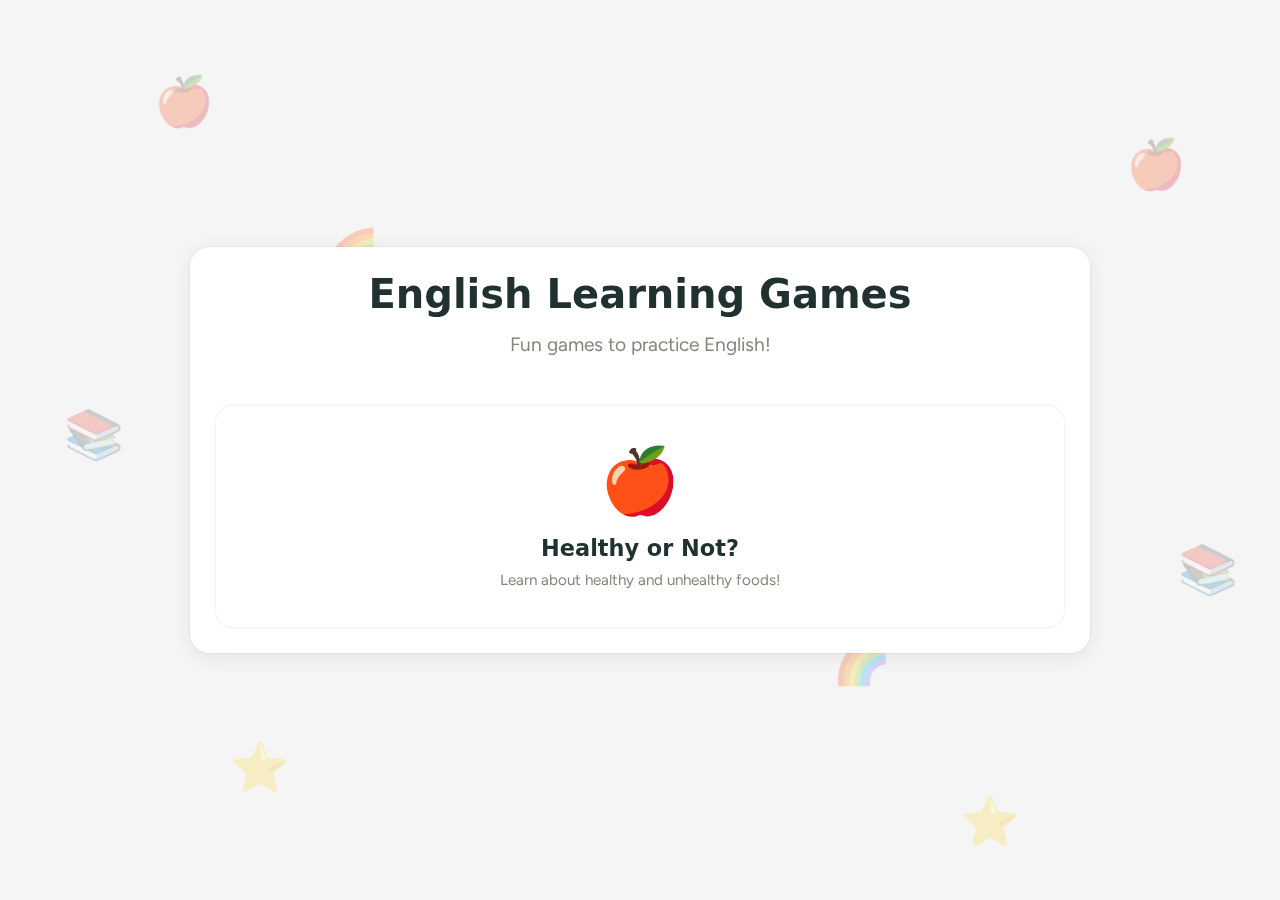
<file: index.html>
<!DOCTYPE html>
<html lang="en">
<head>
    <meta charset="UTF-8">
    <meta name="viewport" content="width=device-width, initial-scale=1.0">
    <title>English Learning Games</title>

    <link rel="preconnect" href="https://fonts.googleapis.com">
    <link rel="preconnect" href="https://fonts.gstatic.com" crossorigin>
    <link href="https://fonts.googleapis.com/css2?family=Figtree:wght@400;500;600&display=swap" rel="stylesheet">
    <link rel="stylesheet" href="shared/styles.css">
    <style>
        .hero-section {
            text-align: center;
            margin-bottom: var(--space-xl);
        }

        .hero-title {
            font-family: 'Stolzl', ui-sans-serif, system-ui, sans-serif;
            font-size: 2.5em;
            color: var(--color-brand-dark);
            margin-bottom: var(--space-sm);
            font-weight: 600;
        }

        .hero-subtitle {
            font-size: 1.2em;
            color: var(--color-neutral-700);
            font-weight: 400;
        }

        .games-grid {
            display: grid;
            grid-template-columns: repeat(auto-fit, minmax(280px, 1fr));
            gap: var(--space-md);
            margin-top: var(--space-lg);
        }

        .game-card {
            background: white;
            border: 2px solid var(--color-neutral-100);
            border-radius: var(--radius-md);
            padding: var(--space-lg);
            text-decoration: none;
            color: inherit;
            transition: all var(--transition);
            display: flex;
            flex-direction: column;
            align-items: center;
            text-align: center;
        }

        .game-card:hover {
            border-color: var(--color-brand-primary);
            transform: translateY(-5px);
            box-shadow: 0 12px 32px rgba(0, 0, 0, 0.12);
        }

        .game-icon {
            font-size: 4em;
            margin-bottom: var(--space-sm);
        }

        .game-title {
            font-size: 1.4em;
            font-weight: 600;
            color: var(--color-brand-dark);
            margin-bottom: var(--space-xs);
            font-family: 'Stolzl', ui-sans-serif, system-ui, sans-serif;
        }

        .game-description {
            font-size: 0.95em;
            color: var(--color-neutral-700);
            line-height: 1.5;
        }

        @media (max-width: 768px) {
            .hero-title {
                font-size: 1.8em;
            }

            .hero-subtitle {
                font-size: 1em;
            }

            .games-grid {
                grid-template-columns: 1fr;
            }

            .game-icon {
                font-size: 3em;
            }

            .game-title {
                font-size: 1.2em;
            }
        }
    </style>
</head>
<body>
    <!-- Background Animation -->
    <div class="background-animation" id="background-animation"></div>

    <!-- Main Container -->
    <div class="main-container">
        <!-- Game Container -->
        <div class="game-container">
            <div class="hero-section">
                <h1 class="hero-title">English Learning Games</h1>
                <p class="hero-subtitle">Fun games to practice English!</p>
            </div>

            <!-- Games Grid -->
            <div class="games-grid">
                <a href="healthy/" class="game-card">
                    <div class="game-icon">🍎</div>
                    <div class="game-title">Healthy or Not?</div>
                    <div class="game-description">Learn about healthy and unhealthy foods!</div>
                </a>

                <!-- More games can be added here -->
            </div>
        </div>
    </div>

    <script src="shared/components.js"></script>
</body>
</html>
</file>
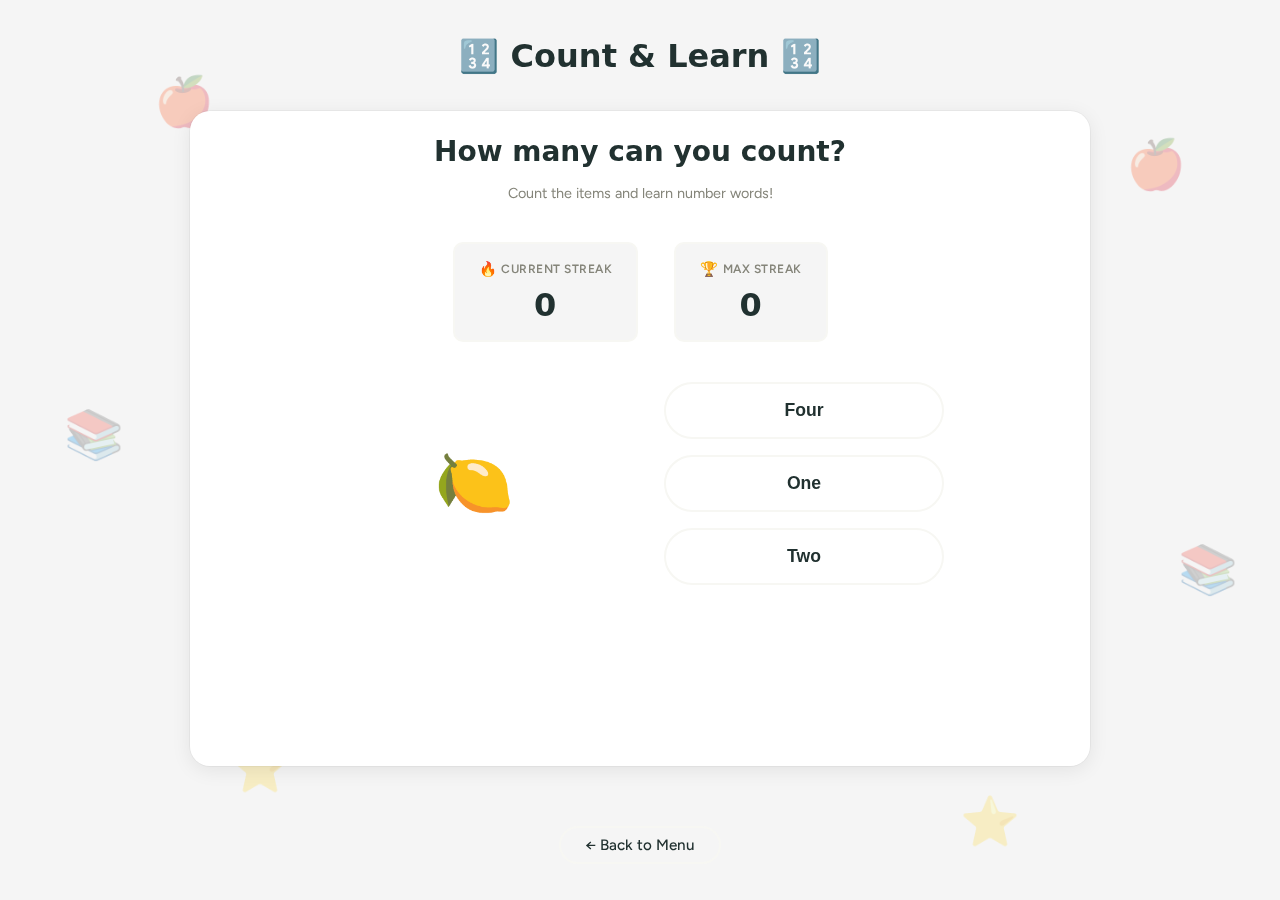
<file: counting/index.html>
<!DOCTYPE html>
<html lang="en">
<head>
    <meta charset="UTF-8">
    <meta name="viewport" content="width=device-width, initial-scale=1.0">
    <title>Count & Learn</title>

    <link rel="preconnect" href="https://fonts.googleapis.com">
    <link rel="preconnect" href="https://fonts.gstatic.com" crossorigin>
    <link href="https://fonts.googleapis.com/css2?family=Figtree:wght@400;500;600&display=swap" rel="stylesheet">
    <link rel="stylesheet" href="../shared/styles.css">
    <link rel="stylesheet" href="counting.css">
</head>
<body>
    <!-- Background Animation -->
    <div class="background-animation" id="background-animation"></div>

    <!-- Main Container -->
    <div class="main-container">
        <!-- Logo -->
        <div class="logo-container">
            <h1 class="game-logo">🔢 Count & Learn 🔢</h1>
        </div>

        <!-- Game Card -->
        <div class="game-container">
            <div class="header">
                <h1>How many can you count?</h1>
                <p class="subtitle">Count the items and learn number words!</p>
            </div>

            <div id="score-container"></div>

            <div id="game-play">
                <div class="guess-layout">
                    <div class="single-card count-card" id="count-card">
                        <div class="count-display" id="count-display">🍎🍎🍎</div>
                    </div>

                    <div class="answer-options" id="answer-options">
                        <!-- Answer pills will be dynamically inserted here -->
                    </div>
                </div>

                <div class="feedback">
                    <div class="feedback-message" id="feedback"></div>
                </div>

                <button class="next-button" id="next-button" onclick="nextRound()"><span>Next Round →</span></button>
            </div>
        </div>

        <a href="../index.html" class="back-link">← Back to Menu</a>
    </div>

    <script src="../shared/components.js"></script>
    <script>
        const items = [
            { emoji: '🍎', name: 'apples' },
            { emoji: '⭐', name: 'stars' },
            { emoji: '🎈', name: 'balloons' },
            { emoji: '🌸', name: 'flowers' },
            { emoji: '🍪', name: 'cookies' },
            { emoji: '❤️', name: 'hearts' },
            { emoji: '🐝', name: 'bees' },
            { emoji: '🦋', name: 'butterflies' },
            { emoji: '🌼', name: 'flowers' },
            { emoji: '🍓', name: 'strawberries' },
            { emoji: '🎁', name: 'gifts' },
            { emoji: '🌟', name: 'stars' },
            { emoji: '🐠', name: 'fish' },
            { emoji: '🍋', name: 'lemons' },
            { emoji: '🎨', name: 'paint sets' }
        ];

        const numberWords = ['zero', 'one', 'two', 'three', 'four', 'five', 'six', 'seven', 'eight', 'nine', 'ten'];

        let currentItem = null;
        let currentCount = 0;
        let streak = 0;
        let maxStreak = 0;
        let autoAdvanceTimer = null;

        const correctMessages = [
            "⭐ Perfect counting!",
            "🎉 Excellent! That's right!",
            "👏 Amazing job!",
            "🌟 Yes! You counted correctly!",
            "💚 Fantastic work!",
            "🎊 Brilliant counting!",
            "✨ Correct! You're so smart!",
            "🏆 Outstanding!",
            "💪 Well done!",
            "🎯 Spot on!"
        ];

        const incorrectMessages = [
            "💭 Let's count again! It's",
            "🤔 Good try! The answer is",
            "📚 Let's learn! There are",
            "💡 Almost! It's actually",
            "🌱 Nice effort! The correct count is",
            "🎓 Keep learning! It's",
            "🔍 Not this time! There are",
            "📖 Don't worry! The answer is",
            "🧠 Learning time! It's",
            "💫 Good guess! The correct answer is"
        ];

        function getRandomMessage(messages) {
            return messages[Math.floor(Math.random() * messages.length)];
        }

        function getRandomItem() {
            return items[Math.floor(Math.random() * items.length)];
        }

        function getWrongAnswers(correctNum) {
            const wrong = [];
            while (wrong.length < 2) {
                const num = Math.floor(Math.random() * 11);
                if (num !== correctNum && !wrong.includes(num)) {
                    wrong.push(num);
                }
            }
            return wrong;
        }

        function displayRound() {
            if (autoAdvanceTimer) {
                clearTimeout(autoAdvanceTimer);
                autoAdvanceTimer = null;
            }

            currentItem = getRandomItem();
            currentCount = Math.floor(Math.random() * 10) + 1; // 1 to 10 items

            // Display emojis
            const display = document.getElementById('count-display');
            display.textContent = currentItem.emoji.repeat(currentCount);

            // Create answer options
            const optionsContainer = document.getElementById('answer-options');
            optionsContainer.innerHTML = '';

            const wrongAnswers = getWrongAnswers(currentCount);
            const options = [numberWords[currentCount], ...wrongAnswers.map(n => numberWords[n])];
            options.sort(() => Math.random() - 0.5);

            options.forEach(option => {
                const pill = document.createElement('button');
                pill.className = 'answer-pill';
                pill.textContent = option.charAt(0).toUpperCase() + option.slice(1);
                pill.onclick = () => makeGuess(option);
                optionsContainer.appendChild(pill);
            });

            document.getElementById('count-card').classList.remove('correct', 'incorrect', 'disabled', 'fade-out', 'fade-in');
            const feedback = document.getElementById('feedback');
            feedback.classList.remove('show', 'correct', 'incorrect');
            const nextButton = document.getElementById('next-button');
            nextButton.classList.remove('show', 'auto-advance');
        }

        function makeGuess(selectedWord) {
            const pills = document.querySelectorAll('.answer-pill');
            const feedback = document.getElementById('feedback');
            const nextButton = document.getElementById('next-button');
            const countCard = document.getElementById('count-card');

            pills.forEach(pill => pill.classList.add('disabled'));

            const correctAnswer = numberWords[currentCount];
            const isCorrect = selectedWord === correctAnswer;

            if (isCorrect) {
                streak++;
                if (streak > maxStreak) maxStreak = streak;

                feedback.innerHTML = `
                    <div>${getRandomMessage(correctMessages)}</div>
                    <div style="margin-top: 0.5rem;">${currentCount} ${currentItem.name} = "${correctAnswer}"</div>
                `;
                feedback.classList.add('show', 'correct');
                countCard.classList.add('correct');

                pills.forEach(pill => {
                    if (pill.textContent === selectedWord) {
                        pill.classList.add('correct');
                    }
                });
            } else {
                streak = 0;

                feedback.innerHTML = `
                    <div>${getRandomMessage(incorrectMessages)} "${correctAnswer}"</div>
                    <div style="margin-top: 0.5rem;">${currentCount} ${currentItem.name} = "${correctAnswer}"</div>
                `;
                feedback.classList.add('show', 'incorrect');
                countCard.classList.add('incorrect');

                pills.forEach(pill => {
                    if (pill.textContent === selectedWord) {
                        pill.classList.add('incorrect');
                    } else if (pill.textContent === correctAnswer) {
                        pill.classList.add('correct');
                    }
                });
            }

            document.getElementById('streak').textContent = streak;
            document.getElementById('max-streak').textContent = maxStreak;

            nextButton.classList.add('show');
            setTimeout(() => nextButton.classList.add('auto-advance'), 10);
            autoAdvanceTimer = setTimeout(() => nextRound(), 3500);
        }

        function nextRound() {
            const guessLayout = document.querySelector('.guess-layout');
            const feedback = document.getElementById('feedback');
            const nextButton = document.getElementById('next-button');

            guessLayout.classList.add('fade-out');
            feedback.classList.add('fade-out');
            nextButton.classList.add('fade-out');

            setTimeout(() => {
                feedback.classList.remove('fade-out');
                nextButton.classList.remove('fade-out');
                displayRound();

                setTimeout(() => {
                    guessLayout.classList.remove('fade-out');
                    guessLayout.classList.add('fade-in');
                    setTimeout(() => guessLayout.classList.remove('fade-in'), 400);
                }, 50);
            }, 300);
        }

        displayRound();
    </script>
</body>
</html>
</file>
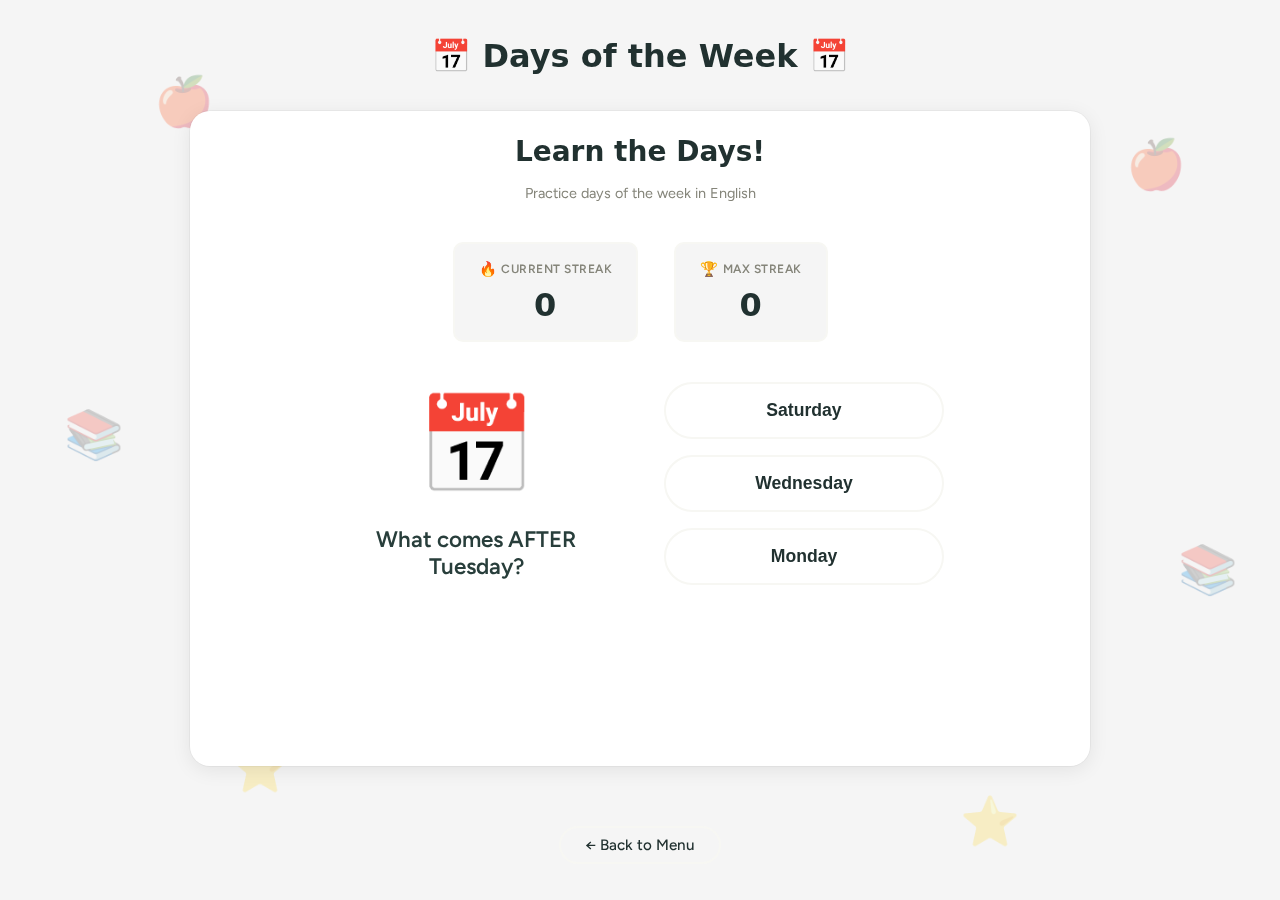
<file: days/index.html>
<!DOCTYPE html>
<html lang="en">
<head>
    <meta charset="UTF-8">
    <meta name="viewport" content="width=device-width, initial-scale=1.0">
    <title>Days of the Week</title>

    <link rel="preconnect" href="https://fonts.googleapis.com">
    <link rel="preconnect" href="https://fonts.gstatic.com" crossorigin>
    <link href="https://fonts.googleapis.com/css2?family=Figtree:wght@400;500;600&display=swap" rel="stylesheet">
    <link rel="stylesheet" href="../shared/styles.css">
    <link rel="stylesheet" href="days.css">
</head>
<body>
    <!-- Background Animation -->
    <div class="background-animation" id="background-animation"></div>

    <!-- Main Container -->
    <div class="main-container">
        <!-- Logo -->
        <div class="logo-container">
            <h1 class="game-logo">📅 Days of the Week 📅</h1>
        </div>

        <!-- Game Card -->
        <div class="game-container">
            <div class="header">
                <h1>Learn the Days!</h1>
                <p class="subtitle">Practice days of the week in English</p>
            </div>

            <div id="score-container"></div>

            <div id="game-play">
                <div class="guess-layout">
                    <div class="single-card day-card" id="day-card">
                        <div class="day-emoji" id="day-emoji">📅</div>
                        <div class="question-text" id="question-text">What comes after Monday?</div>
                    </div>

                    <div class="answer-options" id="answer-options">
                        <!-- Answer pills will be dynamically inserted here -->
                    </div>
                </div>

                <div class="feedback">
                    <div class="feedback-message" id="feedback"></div>
                </div>

                <button class="next-button" id="next-button" onclick="nextRound()"><span>Next Round →</span></button>
            </div>
        </div>

        <a href="../index.html" class="back-link">← Back to Menu</a>
    </div>

    <script src="../shared/components.js"></script>
    <script>
        const daysOfWeek = ['Monday', 'Tuesday', 'Wednesday', 'Thursday', 'Friday', 'Saturday', 'Sunday'];

        const dayEmojis = {
            'Monday': '💼',
            'Tuesday': '📝',
            'Wednesday': '🐫',
            'Thursday': '⚡',
            'Friday': '🎉',
            'Saturday': '🏖️',
            'Sunday': '😴'
        };

        const questionTypes = [
            { type: 'after', text: 'What comes AFTER {day}?' },
            { type: 'before', text: 'What comes BEFORE {day}?' },
            { type: 'order', text: 'Which day is {position}?' }
        ];

        let currentQuestion = null;
        let streak = 0;
        let maxStreak = 0;
        let autoAdvanceTimer = null;

        const correctMessages = [
            "⭐ Perfect! That's right!",
            "🎉 Excellent work!",
            "👏 Amazing! You got it!",
            "🌟 Yes! Great job!",
            "💚 Fantastic!",
            "🎊 Brilliant!",
            "✨ Correct!",
            "🏆 Outstanding!",
            "💪 Well done!",
            "🎯 Spot on!"
        ];

        const incorrectMessages = [
            "💭 Not quite! The answer is",
            "🤔 Good try! It's actually",
            "📚 Let's learn! The correct answer is",
            "💡 Almost! It's",
            "🌱 Nice effort! The answer is",
            "🎓 Keep learning! It's",
            "🔍 Not this time! The correct answer is",
            "📖 Don't worry! It's",
            "🧠 Learning time! The answer is",
            "💫 Good guess! It's actually"
        ];

        function getRandomMessage(messages) {
            return messages[Math.floor(Math.random() * messages.length)];
        }

        function generateQuestion() {
            const questionType = questionTypes[Math.floor(Math.random() * questionTypes.length)];
            let correctAnswer, dayIndex, questionText;

            if (questionType.type === 'after') {
                dayIndex = Math.floor(Math.random() * 6); // 0-5 (not Sunday)
                const day = daysOfWeek[dayIndex];
                correctAnswer = daysOfWeek[dayIndex + 1];
                questionText = questionType.text.replace('{day}', day);
            } else if (questionType.type === 'before') {
                dayIndex = Math.floor(Math.random() * 6) + 1; // 1-6 (not Monday)
                const day = daysOfWeek[dayIndex];
                correctAnswer = daysOfWeek[dayIndex - 1];
                questionText = questionType.text.replace('{day}', day);
            } else { // order
                dayIndex = Math.floor(Math.random() * 7);
                correctAnswer = daysOfWeek[dayIndex];
                const positions = ['first', 'second', 'third', 'fourth', 'fifth', 'sixth', 'seventh'];
                questionText = questionType.text.replace('{position}', positions[dayIndex]);
            }

            return { questionText, correctAnswer, emoji: dayEmojis[correctAnswer] };
        }

        function getWrongDays(correct) {
            const wrong = [];
            while (wrong.length < 2) {
                const randomDay = daysOfWeek[Math.floor(Math.random() * daysOfWeek.length)];
                if (randomDay !== correct && !wrong.includes(randomDay)) {
                    wrong.push(randomDay);
                }
            }
            return wrong;
        }

        function displayRound() {
            if (autoAdvanceTimer) {
                clearTimeout(autoAdvanceTimer);
                autoAdvanceTimer = null;
            }

            currentQuestion = generateQuestion();

            document.getElementById('day-emoji').textContent = '📅';
            document.getElementById('question-text').textContent = currentQuestion.questionText;

            // Create answer options
            const optionsContainer = document.getElementById('answer-options');
            optionsContainer.innerHTML = '';

            const wrongDays = getWrongDays(currentQuestion.correctAnswer);
            const options = [currentQuestion.correctAnswer, ...wrongDays];
            options.sort(() => Math.random() - 0.5);

            options.forEach(option => {
                const pill = document.createElement('button');
                pill.className = 'answer-pill';
                pill.textContent = option;
                pill.onclick = () => makeGuess(option);
                optionsContainer.appendChild(pill);
            });

            document.getElementById('day-card').classList.remove('correct', 'incorrect', 'disabled', 'fade-out', 'fade-in');
            const feedback = document.getElementById('feedback');
            feedback.classList.remove('show', 'correct', 'incorrect');
            const nextButton = document.getElementById('next-button');
            nextButton.classList.remove('show', 'auto-advance');
        }

        function makeGuess(selectedDay) {
            const pills = document.querySelectorAll('.answer-pill');
            const feedback = document.getElementById('feedback');
            const nextButton = document.getElementById('next-button');
            const dayCard = document.getElementById('day-card');

            pills.forEach(pill => pill.classList.add('disabled'));

            const isCorrect = selectedDay === currentQuestion.correctAnswer;

            // Change emoji to the correct answer's emoji
            document.getElementById('day-emoji').textContent = currentQuestion.emoji;

            if (isCorrect) {
                streak++;
                if (streak > maxStreak) maxStreak = streak;

                const weekOrder = daysOfWeek.join(' → ');
                feedback.innerHTML = `
                    <div>${getRandomMessage(correctMessages)}</div>
                    <div style="margin-top: 0.5rem; font-size: 0.9em;">${weekOrder}</div>
                `;
                feedback.classList.add('show', 'correct');
                dayCard.classList.add('correct');

                pills.forEach(pill => {
                    if (pill.textContent === selectedDay) {
                        pill.classList.add('correct');
                    }
                });
            } else {
                streak = 0;

                const weekOrder = daysOfWeek.join(' → ');
                feedback.innerHTML = `
                    <div>${getRandomMessage(incorrectMessages)} "${currentQuestion.correctAnswer}"</div>
                    <div style="margin-top: 0.5rem; font-size: 0.9em;">${weekOrder}</div>
                `;
                feedback.classList.add('show', 'incorrect');
                dayCard.classList.add('incorrect');

                pills.forEach(pill => {
                    if (pill.textContent === selectedDay) {
                        pill.classList.add('incorrect');
                    } else if (pill.textContent === currentQuestion.correctAnswer) {
                        pill.classList.add('correct');
                    }
                });
            }

            document.getElementById('streak').textContent = streak;
            document.getElementById('max-streak').textContent = maxStreak;

            nextButton.classList.add('show');
            setTimeout(() => nextButton.classList.add('auto-advance'), 10);
            autoAdvanceTimer = setTimeout(() => nextRound(), 3500);
        }

        function nextRound() {
            const guessLayout = document.querySelector('.guess-layout');
            const feedback = document.getElementById('feedback');
            const nextButton = document.getElementById('next-button');

            guessLayout.classList.add('fade-out');
            feedback.classList.add('fade-out');
            nextButton.classList.add('fade-out');

            setTimeout(() => {
                feedback.classList.remove('fade-out');
                nextButton.classList.remove('fade-out');
                displayRound();

                setTimeout(() => {
                    guessLayout.classList.remove('fade-out');
                    guessLayout.classList.add('fade-in');
                    setTimeout(() => guessLayout.classList.remove('fade-in'), 400);
                }, 50);
            }, 300);
        }

        displayRound();
    </script>
</body>
</html>
</file>
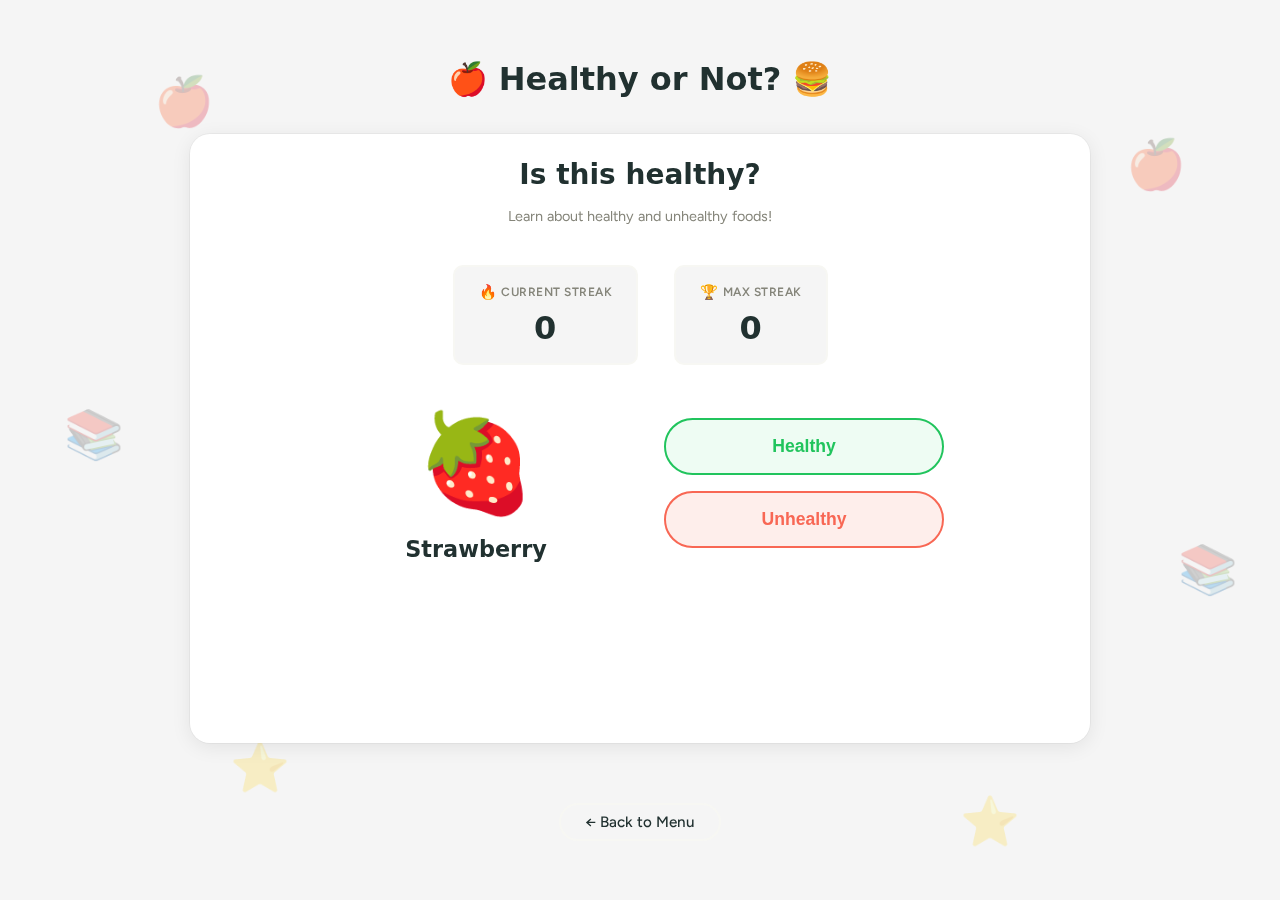
<file: healthy/index.html>
<!DOCTYPE html>
<html lang="en">
<head>
    <meta charset="UTF-8">
    <meta name="viewport" content="width=device-width, initial-scale=1.0">
    <title>Healthy or Not?</title>

    <link rel="preconnect" href="https://fonts.googleapis.com">
    <link rel="preconnect" href="https://fonts.gstatic.com" crossorigin>
    <link href="https://fonts.googleapis.com/css2?family=Figtree:wght@400;500;600&display=swap" rel="stylesheet">
    <link rel="stylesheet" href="../shared/styles.css">
    <link rel="stylesheet" href="healthy.css">
</head>
<body>
    <!-- Background Animation -->
    <div class="background-animation" id="background-animation"></div>

    <!-- Main Container with Logo + Card -->
    <div class="main-container">
        <!-- Logo -->
        <div class="logo-container">
            <h1 class="game-logo">🍎 Healthy or Not? 🍔</h1>
        </div>

        <!-- Game Card -->
        <div class="game-container">
            <div class="header">
                <h1>Is this healthy?</h1>
                <p class="subtitle">Learn about healthy and unhealthy foods!</p>
            </div>

            <div id="score-container"></div>

            <div id="game-play">
                <div class="guess-layout">
                    <div class="single-card food-card" id="food-card">
                        <div class="food-emoji" id="food-emoji">🍎</div>
                        <div class="food-name" id="food-name">Apple</div>
                    </div>

                    <div class="answer-options" id="answer-options">
                        <button class="answer-pill" onclick="makeGuess(true)">
                            Healthy
                        </button>
                        <button class="answer-pill" onclick="makeGuess(false)">
                            Unhealthy
                        </button>
                    </div>
                </div>

                <div class="feedback">
                    <div class="feedback-message" id="feedback"></div>
                </div>

                <button class="next-button" id="next-button" onclick="nextRound()"><span>Next Round →</span></button>
            </div>
        </div>

        <a href="../index.html" class="back-link">← Back to Menu</a>
    </div>

    <script src="../shared/components.js"></script>
    <script>
        // Food items with educational information
        const foodItems = [
            // Healthy foods
            { emoji: '🍎', name: 'Apple', healthy: true, info: 'Apples are full of vitamins and fiber!' },
            { emoji: '🥕', name: 'Carrot', healthy: true, info: 'Carrots help your eyes stay healthy!' },
            { emoji: '🥦', name: 'Broccoli', healthy: true, info: 'Broccoli makes your body strong!' },
            { emoji: '🍌', name: 'Banana', healthy: true, info: 'Bananas give you energy to play!' },
            { emoji: '🍓', name: 'Strawberry', healthy: true, info: 'Strawberries are sweet and healthy!' },
            { emoji: '🥬', name: 'Lettuce', healthy: true, info: 'Lettuce is great in salads!' },
            { emoji: '🍊', name: 'Orange', healthy: true, info: 'Oranges have lots of vitamin C!' },
            { emoji: '🍇', name: 'Grapes', healthy: true, info: 'Grapes are a tasty, healthy snack!' },
            { emoji: '🥒', name: 'Cucumber', healthy: true, info: 'Cucumbers are crunchy and refreshing!' },
            { emoji: '🍅', name: 'Tomato', healthy: true, info: 'Tomatoes are vegetables that look like fruit!' },
            { emoji: '🥗', name: 'Salad', healthy: true, info: 'Salads are full of healthy vegetables!' },
            { emoji: '🥛', name: 'Milk', healthy: true, info: 'Milk helps build strong bones!' },
            { emoji: '🥜', name: 'Peanuts', healthy: true, info: 'Peanuts have protein for strong muscles!' },
            { emoji: '🍑', name: 'Peach', healthy: true, info: 'Peaches are juicy and nutritious!' },
            { emoji: '🥥', name: 'Coconut', healthy: true, info: 'Coconuts have healthy fats!' },

            // Unhealthy foods
            { emoji: '🍔', name: 'Hamburger', healthy: false, info: 'Burgers are okay sometimes, but not every day!' },
            { emoji: '🍟', name: 'French Fries', healthy: false, info: 'Fries have lots of salt and oil!' },
            { emoji: '🍕', name: 'Pizza', healthy: false, info: 'Pizza is yummy but has lots of cheese and oil!' },
            { emoji: '🍩', name: 'Donut', healthy: false, info: 'Donuts have too much sugar!' },
            { emoji: '🍰', name: 'Cake', healthy: false, info: 'Cake is a special treat, not everyday food!' },
            { emoji: '🍪', name: 'Cookie', healthy: false, info: 'Cookies are sweet treats to enjoy rarely!' },
            { emoji: '🍫', name: 'Chocolate', healthy: false, info: 'Chocolate is delicious but full of sugar!' },
            { emoji: '🍬', name: 'Candy', healthy: false, info: 'Candy can hurt your teeth if you eat too much!' },
            { emoji: '🥤', name: 'Soda', healthy: false, info: 'Soda has way too much sugar!' },
            { emoji: '🍦', name: 'Ice Cream', healthy: false, info: 'Ice cream is a special treat!' },
            { emoji: '🌭', name: 'Hot Dog', healthy: false, info: 'Hot dogs have lots of salt!' },
            { emoji: '🧁', name: 'Cupcake', healthy: false, info: 'Cupcakes are party treats!' },
            { emoji: '🍭', name: 'Lollipop', healthy: false, info: 'Lollipops are pure sugar!' },
            { emoji: '🥨', name: 'Pretzel', healthy: false, info: 'Pretzels are very salty!' },
            { emoji: '🧃', name: 'Juice Box', healthy: false, info: 'Juice boxes often have added sugar!' }
        ];

        let currentFood = null;
        let streak = 0;
        let maxStreak = 0;
        let usedFoods = new Set();
        let autoAdvanceTimer = null;

        // Fun messages for different outcomes
        const correctMessages = [
            "⭐ Amazing! You're right!",
            "🎉 Perfect! Great job!",
            "👏 Excellent work!",
            "🌟 You got it!",
            "💚 Fantastic!",
            "🎊 Super smart!",
            "✨ Well done!",
            "🏆 You're a health expert!",
            "💪 Great choice!",
            "🎯 Spot on!"
        ];

        const incorrectMessages = [
            "💭 Oops! Let's learn:",
            "🤔 Not quite! Here's why:",
            "📚 Let's discover:",
            "💡 Good try! Now you know:",
            "🌱 That's okay! Learn this:",
            "🎓 Nice effort! Remember:",
            "🔍 Almost! Here's the truth:",
            "📖 Don't worry! Now you know:",
            "🧠 Learning time:",
            "💫 Great guess! Actually:"
        ];

        function getRandomMessage(messages) {
            const randomIndex = Math.floor(Math.random() * messages.length);
            return messages[randomIndex];
        }

        function getRandomFood() {
            if (foodItems.length === 0) {
                console.error("No food items available");
                return null;
            }

            let attempts = 0;
            const maxAttempts = 100;

            while (attempts < maxAttempts) {
                const randomIndex = Math.floor(Math.random() * foodItems.length);
                const food = foodItems[randomIndex];

                if (!usedFoods.has(food.name)) {
                    usedFoods.add(food.name);
                    return food;
                }
                attempts++;
            }

            // If we've seen all foods, reset and return a new food
            usedFoods.clear();
            const randomIndex = Math.floor(Math.random() * foodItems.length);
            return foodItems[randomIndex];
        }

        function displayRound() {
            // Clear any existing auto-advance timer
            if (autoAdvanceTimer) {
                clearTimeout(autoAdvanceTimer);
                autoAdvanceTimer = null;
            }

            currentFood = getRandomFood();

            // Display food
            document.getElementById('food-emoji').textContent = currentFood.emoji;
            document.getElementById('food-name').textContent = currentFood.name;

            // Reset states
            document.getElementById('food-card').classList.remove('correct', 'incorrect', 'disabled', 'fade-out', 'fade-in');
            const pills = document.querySelectorAll('.answer-pill');
            pills.forEach(pill => {
                pill.classList.remove('disabled', 'correct', 'incorrect');
            });
            const feedback = document.getElementById('feedback');
            feedback.classList.remove('show', 'correct', 'incorrect');
            const nextButton = document.getElementById('next-button');
            nextButton.classList.remove('show', 'auto-advance');
        }

        function makeGuess(selectedHealthy) {
            const pills = document.querySelectorAll('.answer-pill');
            const feedback = document.getElementById('feedback');
            const nextButton = document.getElementById('next-button');
            const foodCard = document.getElementById('food-card');

            // Disable all pills
            pills.forEach(pill => pill.classList.add('disabled'));

            const isCorrect = selectedHealthy === currentFood.healthy;

            if (isCorrect) {
                streak++;
                if (streak > maxStreak) {
                    maxStreak = streak;
                }

                // Combine message and info
                feedback.innerHTML = `
                    <div>${getRandomMessage(correctMessages)}</div>
                    <div style="margin-top: 0.5rem;">${currentFood.info}</div>
                `;
                feedback.classList.add('show', 'correct');
                foodCard.classList.add('correct');

                // Highlight correct pill (get pills as array and check by index)
                const pillsArray = Array.from(pills);
                const selectedIndex = selectedHealthy ? 0 : 1;
                pillsArray[selectedIndex].classList.add('correct');
            } else {
                streak = 0;

                // Combine message and info
                feedback.innerHTML = `
                    <div>${getRandomMessage(incorrectMessages)}</div>
                    <div style="margin-top: 0.5rem;">${currentFood.info}</div>
                `;
                feedback.classList.add('show', 'incorrect');
                foodCard.classList.add('incorrect');

                // Highlight correct and incorrect pills
                const pillsArray = Array.from(pills);
                const selectedIndex = selectedHealthy ? 0 : 1;
                const correctIndex = currentFood.healthy ? 0 : 1;
                pillsArray[selectedIndex].classList.add('incorrect');
                pillsArray[correctIndex].classList.add('correct');
            }

            // Update score display
            document.getElementById('streak').textContent = streak;
            document.getElementById('max-streak').textContent = maxStreak;

            // Show next button with auto-advance
            nextButton.classList.add('show');

            // Start auto-advance timer and animation
            setTimeout(() => {
                nextButton.classList.add('auto-advance');
            }, 10);

            autoAdvanceTimer = setTimeout(() => {
                nextRound();
            }, 3500);
        }

        function nextRound() {
            // Fade out current content
            const guessLayout = document.querySelector('.guess-layout');
            const feedback = document.getElementById('feedback');
            const nextButton = document.getElementById('next-button');

            guessLayout.classList.add('fade-out');
            feedback.classList.add('fade-out');
            nextButton.classList.add('fade-out');

            // Wait for fade out animation, then load new round
            setTimeout(() => {
                // Remove fade-out classes
                feedback.classList.remove('fade-out');
                nextButton.classList.remove('fade-out');

                displayRound();

                // Fade in new content
                setTimeout(() => {
                    guessLayout.classList.remove('fade-out');
                    guessLayout.classList.add('fade-in');

                    // Remove animation class after animation completes
                    setTimeout(() => {
                        guessLayout.classList.remove('fade-in');
                    }, 400);
                }, 50);
            }, 300);
        }

        // Initialize game
        displayRound();
    </script>
</body>
</html>
</file>
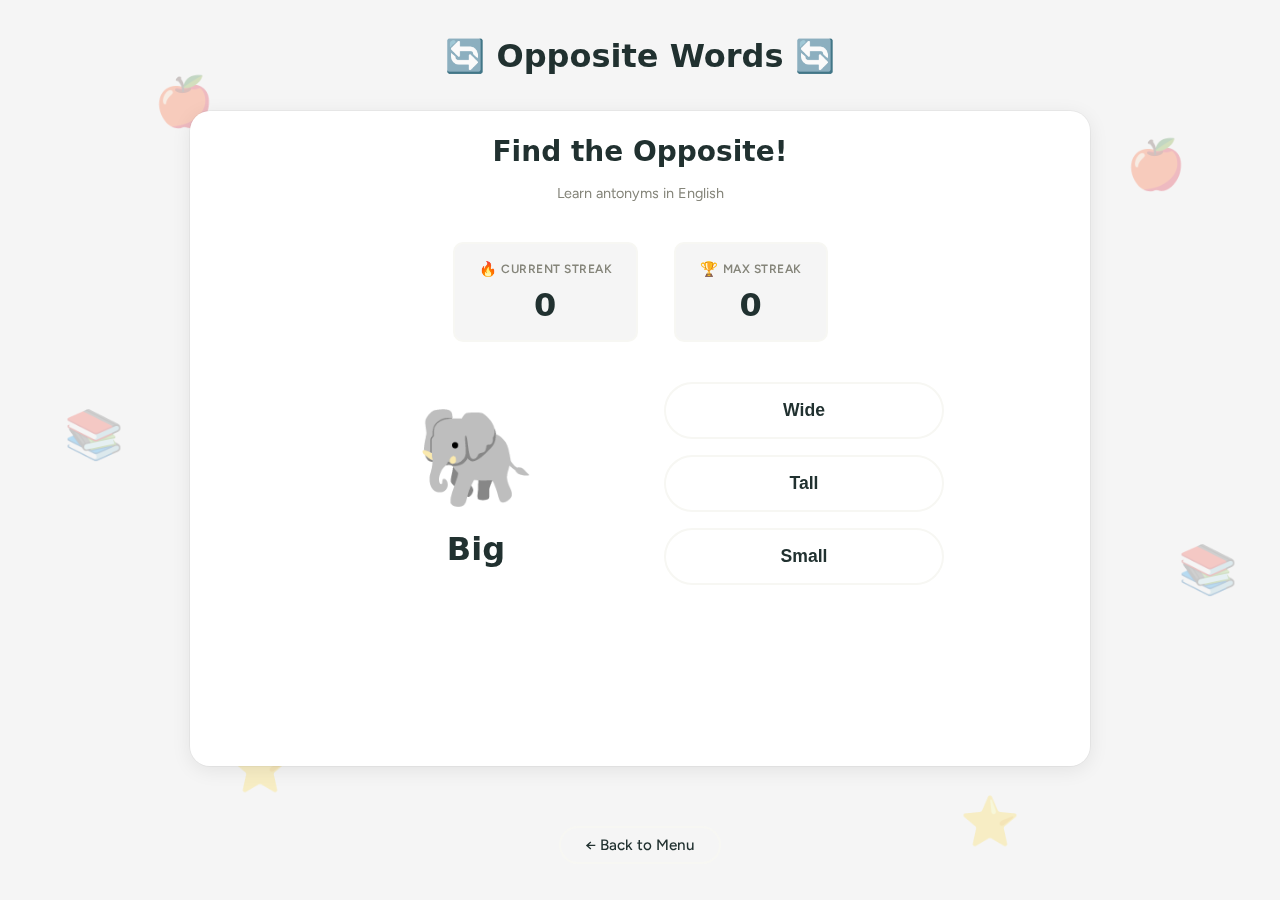
<file: opposites/index.html>
<!DOCTYPE html>
<html lang="en">
<head>
    <meta charset="UTF-8">
    <meta name="viewport" content="width=device-width, initial-scale=1.0">
    <title>Opposite Words</title>

    <link rel="preconnect" href="https://fonts.googleapis.com">
    <link rel="preconnect" href="https://fonts.gstatic.com" crossorigin>
    <link href="https://fonts.googleapis.com/css2?family=Figtree:wght@400;500;600&display=swap" rel="stylesheet">
    <link rel="stylesheet" href="../shared/styles.css">
    <link rel="stylesheet" href="opposites.css">
</head>
<body>
    <!-- Background Animation -->
    <div class="background-animation" id="background-animation"></div>

    <!-- Main Container -->
    <div class="main-container">
        <!-- Logo -->
        <div class="logo-container">
            <h1 class="game-logo">🔄 Opposite Words 🔄</h1>
        </div>

        <!-- Game Card -->
        <div class="game-container">
            <div class="header">
                <h1>Find the Opposite!</h1>
                <p class="subtitle">Learn antonyms in English</p>
            </div>

            <div id="score-container"></div>

            <div id="game-play">
                <div class="guess-layout">
                    <div class="single-card word-card" id="word-card">
                        <div class="word-emoji" id="word-emoji">😊</div>
                        <div class="word-text" id="word-text">Happy</div>
                    </div>

                    <div class="answer-options" id="answer-options">
                        <!-- Answer pills will be dynamically inserted here -->
                    </div>
                </div>

                <div class="feedback">
                    <div class="feedback-message" id="feedback"></div>
                </div>

                <button class="next-button" id="next-button" onclick="nextRound()"><span>Next Round →</span></button>
            </div>
        </div>

        <a href="../index.html" class="back-link">← Back to Menu</a>
    </div>

    <script src="../shared/components.js"></script>
    <script>
        // Opposite word pairs with emojis
        const wordPairs = [
            { word: 'Happy', emoji: '😊', opposite: 'Sad', oppositeEmoji: '😢', decoys: ['Angry', 'Excited'] },
            { word: 'Big', emoji: '🐘', opposite: 'Small', oppositeEmoji: '🐜', decoys: ['Tall', 'Wide'] },
            { word: 'Hot', emoji: '🔥', opposite: 'Cold', oppositeEmoji: '❄️', decoys: ['Warm', 'Cool'] },
            { word: 'Fast', emoji: '🚀', opposite: 'Slow', oppositeEmoji: '🐌', decoys: ['Quick', 'Speedy'] },
            { word: 'Clean', emoji: '✨', opposite: 'Dirty', oppositeEmoji: '💩', decoys: ['Neat', 'Tidy'] },
            { word: 'Good', emoji: '👍', opposite: 'Bad', oppositeEmoji: '👎', decoys: ['Great', 'Nice'] },
            { word: 'Loud', emoji: '📢', opposite: 'Quiet', oppositeEmoji: '🤫', decoys: ['Noisy', 'Soft'] },
            { word: 'Old', emoji: '👴', opposite: 'Young', oppositeEmoji: '👶', decoys: ['Ancient', 'New'] },
            { word: 'Full', emoji: '🍺', opposite: 'Empty', oppositeEmoji: '🥛', decoys: ['Filled', 'Complete'] },
            { word: 'Light', emoji: '💡', opposite: 'Dark', oppositeEmoji: '🌑', decoys: ['Bright', 'Shiny'] },
            { word: 'Up', emoji: '⬆️', opposite: 'Down', oppositeEmoji: '⬇️', decoys: ['High', 'Top'] },
            { word: 'Open', emoji: '🚪', opposite: 'Closed', oppositeEmoji: '🔒', decoys: ['Wide', 'Unlocked'] },
            { word: 'Wet', emoji: '💦', opposite: 'Dry', oppositeEmoji: '🏜️', decoys: ['Damp', 'Soaked'] },
            { word: 'Strong', emoji: '💪', opposite: 'Weak', oppositeEmoji: '🤕', decoys: ['Powerful', 'Tough'] },
            { word: 'Day', emoji: '☀️', opposite: 'Night', oppositeEmoji: '🌙', decoys: ['Morning', 'Noon'] }
        ];

        let currentPair = null;
        let answerOptions = [];
        let streak = 0;
        let maxStreak = 0;
        let usedPairs = new Set();
        let autoAdvanceTimer = null;

        const correctMessages = [
            "⭐ Perfect! That's the opposite!",
            "🎉 Excellent! You got it!",
            "👏 Amazing! Well done!",
            "🌟 Yes! Great job!",
            "💚 Fantastic work!",
            "🎊 Brilliant! That's right!",
            "✨ Correct! Super smart!",
            "🏆 Outstanding! You're good at this!",
            "💪 Perfect match!",
            "🎯 Spot on!"
        ];

        const incorrectMessages = [
            "💭 Not quite! The opposite is",
            "🤔 Good try! The answer is",
            "📚 Let's learn! The opposite is",
            "💡 Almost! It's actually",
            "🌱 Nice effort! The correct answer is",
            "🎓 Keep learning! The opposite is",
            "🔍 Not this time! The answer is",
            "📖 Don't worry! The opposite is",
            "🧠 Learning time! It's",
            "💫 Good guess! The correct opposite is"
        ];

        function getRandomMessage(messages) {
            return messages[Math.floor(Math.random() * messages.length)];
        }

        function getRandomPair() {
            let attempts = 0;
            while (attempts < 100) {
                const randomIndex = Math.floor(Math.random() * wordPairs.length);
                const pair = wordPairs[randomIndex];
                if (!usedPairs.has(pair.word)) {
                    usedPairs.add(pair.word);
                    return pair;
                }
                attempts++;
            }
            usedPairs.clear();
            return wordPairs[Math.floor(Math.random() * wordPairs.length)];
        }

        function getAnswerOptions(correctPair) {
            const options = [correctPair.opposite, ...correctPair.decoys];
            return options.sort(() => Math.random() - 0.5);
        }

        function displayRound() {
            if (autoAdvanceTimer) {
                clearTimeout(autoAdvanceTimer);
                autoAdvanceTimer = null;
            }

            currentPair = getRandomPair();
            answerOptions = getAnswerOptions(currentPair);

            document.getElementById('word-emoji').textContent = currentPair.emoji;
            document.getElementById('word-text').textContent = currentPair.word;

            const optionsContainer = document.getElementById('answer-options');
            optionsContainer.innerHTML = '';

            answerOptions.forEach(option => {
                const pill = document.createElement('button');
                pill.className = 'answer-pill';
                pill.textContent = option;
                pill.onclick = () => makeGuess(option);
                optionsContainer.appendChild(pill);
            });

            document.getElementById('word-card').classList.remove('correct', 'incorrect', 'disabled', 'fade-out', 'fade-in');
            const feedback = document.getElementById('feedback');
            feedback.classList.remove('show', 'correct', 'incorrect');
            const nextButton = document.getElementById('next-button');
            nextButton.classList.remove('show', 'auto-advance');
        }

        function makeGuess(selectedWord) {
            const pills = document.querySelectorAll('.answer-pill');
            const feedback = document.getElementById('feedback');
            const nextButton = document.getElementById('next-button');
            const wordCard = document.getElementById('word-card');

            pills.forEach(pill => pill.classList.add('disabled'));

            const isCorrect = selectedWord === currentPair.opposite;

            if (isCorrect) {
                streak++;
                if (streak > maxStreak) maxStreak = streak;

                feedback.innerHTML = `
                    <div>${getRandomMessage(correctMessages)}</div>
                    <div style="margin-top: 0.5rem;">${currentPair.word} ↔️ ${currentPair.opposite}</div>
                `;
                feedback.classList.add('show', 'correct');
                wordCard.classList.add('correct');

                pills.forEach(pill => {
                    if (pill.textContent === selectedWord) {
                        pill.classList.add('correct');
                    }
                });
            } else {
                streak = 0;

                feedback.innerHTML = `
                    <div>${getRandomMessage(incorrectMessages)} "${currentPair.opposite}"</div>
                    <div style="margin-top: 0.5rem;">${currentPair.word} ↔️ ${currentPair.opposite}</div>
                `;
                feedback.classList.add('show', 'incorrect');
                wordCard.classList.add('incorrect');

                pills.forEach(pill => {
                    if (pill.textContent === selectedWord) {
                        pill.classList.add('incorrect');
                    } else if (pill.textContent === currentPair.opposite) {
                        pill.classList.add('correct');
                    }
                });
            }

            document.getElementById('streak').textContent = streak;
            document.getElementById('max-streak').textContent = maxStreak;

            nextButton.classList.add('show');
            setTimeout(() => nextButton.classList.add('auto-advance'), 10);
            autoAdvanceTimer = setTimeout(() => nextRound(), 3500);
        }

        function nextRound() {
            const guessLayout = document.querySelector('.guess-layout');
            const feedback = document.getElementById('feedback');
            const nextButton = document.getElementById('next-button');

            guessLayout.classList.add('fade-out');
            feedback.classList.add('fade-out');
            nextButton.classList.add('fade-out');

            setTimeout(() => {
                feedback.classList.remove('fade-out');
                nextButton.classList.remove('fade-out');
                displayRound();

                setTimeout(() => {
                    guessLayout.classList.remove('fade-out');
                    guessLayout.classList.add('fade-in');
                    setTimeout(() => guessLayout.classList.remove('fade-in'), 400);
                }, 50);
            }, 300);
        }

        displayRound();
    </script>
</body>
</html>
</file>
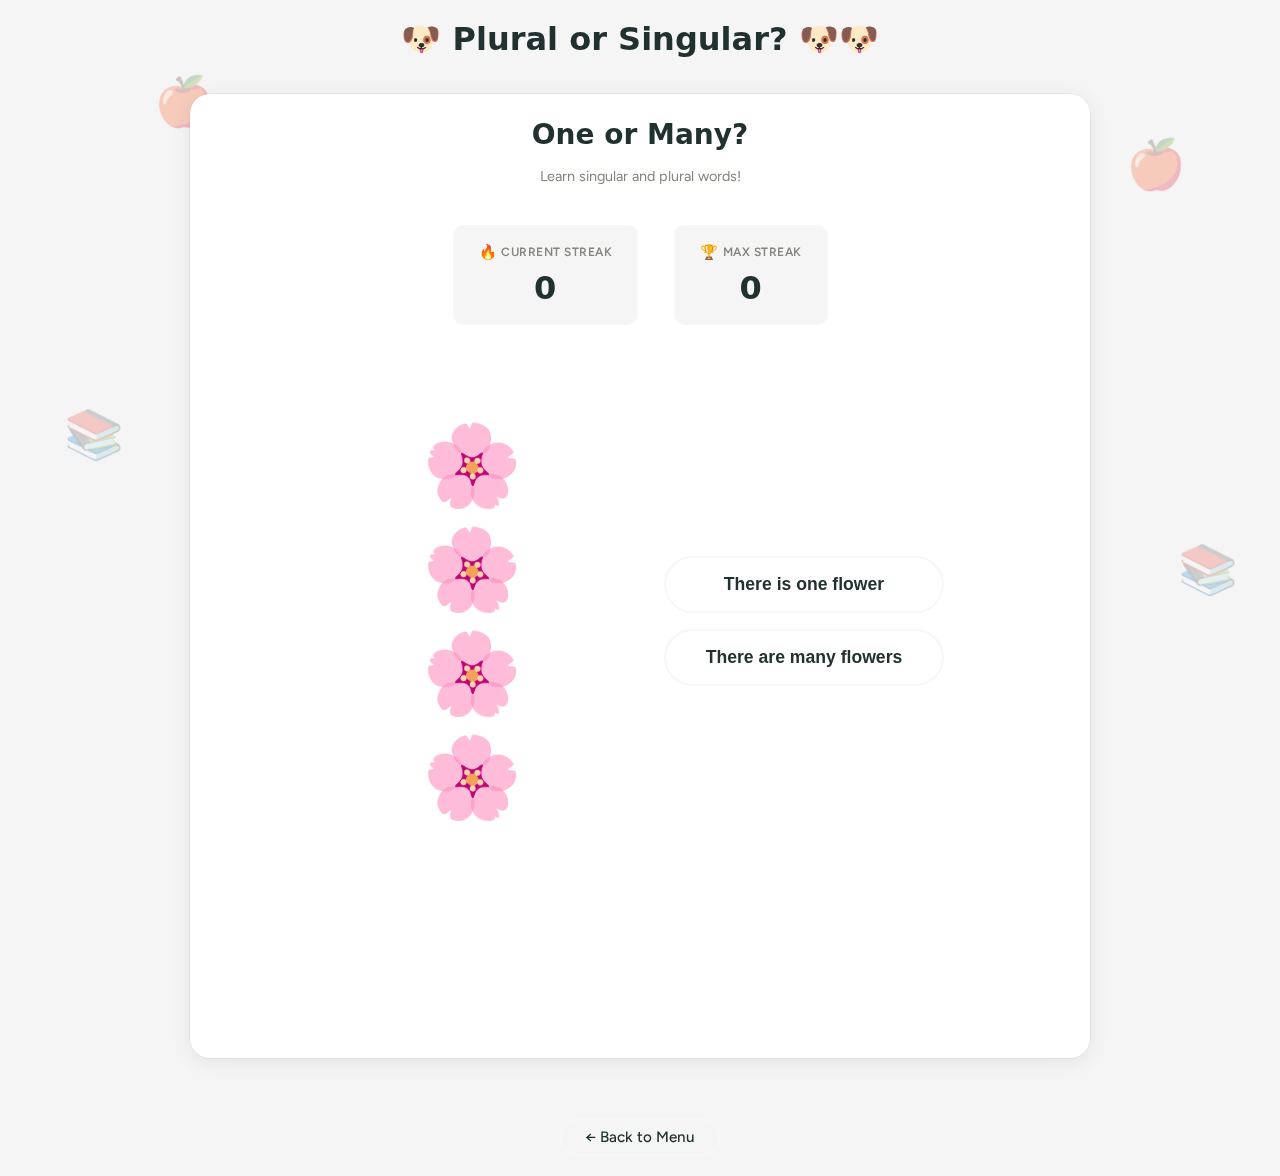
<file: plural/index.html>
<!DOCTYPE html>
<html lang="en">
<head>
    <meta charset="UTF-8">
    <meta name="viewport" content="width=device-width, initial-scale=1.0">
    <title>Plural or Singular?</title>

    <link rel="preconnect" href="https://fonts.googleapis.com">
    <link rel="preconnect" href="https://fonts.gstatic.com" crossorigin>
    <link href="https://fonts.googleapis.com/css2?family=Figtree:wght@400;500;600&display=swap" rel="stylesheet">
    <link rel="stylesheet" href="../shared/styles.css">
    <link rel="stylesheet" href="plural.css">
</head>
<body>
    <!-- Background Animation -->
    <div class="background-animation" id="background-animation"></div>

    <!-- Main Container -->
    <div class="main-container">
        <!-- Logo -->
        <div class="logo-container">
            <h1 class="game-logo">🐶 Plural or Singular? 🐶🐶</h1>
        </div>

        <!-- Game Card -->
        <div class="game-container">
            <div class="header">
                <h1>One or Many?</h1>
                <p class="subtitle">Learn singular and plural words!</p>
            </div>

            <div id="score-container"></div>

            <div id="game-play">
                <div class="guess-layout">
                    <div class="single-card item-card" id="item-card">
                        <div class="item-display" id="item-display">🐶</div>
                    </div>

                    <div class="answer-options" id="answer-options">
                        <!-- Answer pills will be dynamically inserted here -->
                    </div>
                </div>

                <div class="feedback">
                    <div class="feedback-message" id="feedback"></div>
                </div>

                <button class="next-button" id="next-button" onclick="nextRound()"><span>Next Round →</span></button>
            </div>
        </div>

        <a href="../index.html" class="back-link">← Back to Menu</a>
    </div>

    <script src="../shared/components.js"></script>
    <script>
        const items = [
            { singular: 'cat', plural: 'cats', emoji: '🐱' },
            { singular: 'dog', plural: 'dogs', emoji: '🐶' },
            { singular: 'bird', plural: 'birds', emoji: '🐦' },
            { singular: 'apple', plural: 'apples', emoji: '🍎' },
            { singular: 'star', plural: 'stars', emoji: '⭐' },
            { singular: 'book', plural: 'books', emoji: '📚' },
            { singular: 'car', plural: 'cars', emoji: '🚗' },
            { singular: 'flower', plural: 'flowers', emoji: '🌸' },
            { singular: 'tree', plural: 'trees', emoji: '🌳' },
            { singular: 'house', plural: 'houses', emoji: '🏠' },
            { singular: 'ball', plural: 'balls', emoji: '⚽' },
            { singular: 'fish', plural: 'fish', emoji: '🐟' },
            { singular: 'cookie', plural: 'cookies', emoji: '🍪' },
            { singular: 'balloon', plural: 'balloons', emoji: '🎈' },
            { singular: 'heart', plural: 'hearts', emoji: '❤️' }
        ];

        let currentItem = null;
        let currentCount = 1;
        let streak = 0;
        let maxStreak = 0;
        let usedItems = new Set();
        let autoAdvanceTimer = null;

        const correctMessages = [
            "⭐ Perfect! That's right!",
            "🎉 Excellent work!",
            "👏 Amazing! You got it!",
            "🌟 Yes! Great job!",
            "💚 Fantastic!",
            "🎊 Brilliant!",
            "✨ Correct! Super smart!",
            "🏆 Outstanding!",
            "💪 Well done!",
            "🎯 Spot on!"
        ];

        const incorrectMessages = [
            "💭 Not quite! The answer is",
            "🤔 Good try! It should be",
            "📚 Let's learn! The correct word is",
            "💡 Almost! The answer is",
            "🌱 Nice effort! It's",
            "🎓 Keep learning! It's",
            "🔍 Not this time! The answer is",
            "📖 Don't worry! It should be",
            "🧠 Learning time! The correct answer is",
            "💫 Good guess! It's actually"
        ];

        function getRandomMessage(messages) {
            return messages[Math.floor(Math.random() * messages.length)];
        }

        function getRandomItem() {
            let attempts = 0;
            while (attempts < 100) {
                const randomIndex = Math.floor(Math.random() * items.length);
                const item = items[randomIndex];
                if (!usedItems.has(item.singular)) {
                    usedItems.add(item.singular);
                    return item;
                }
                attempts++;
            }
            usedItems.clear();
            return items[Math.floor(Math.random() * items.length)];
        }

        function displayRound() {
            if (autoAdvanceTimer) {
                clearTimeout(autoAdvanceTimer);
                autoAdvanceTimer = null;
            }

            currentItem = getRandomItem();
            currentCount = Math.floor(Math.random() * 4) + 1; // 1 to 4 items

            // Display emojis
            const display = document.getElementById('item-display');
            display.textContent = currentItem.emoji.repeat(currentCount);

            // Create answer options
            const optionsContainer = document.getElementById('answer-options');
            optionsContainer.innerHTML = '';

            const isSingular = currentCount === 1;
            const correctAnswer = isSingular ? `there is one ${currentItem.singular}` : `there are many ${currentItem.plural}`;
            const wrongAnswer = isSingular ? `there are many ${currentItem.plural}` : `there is one ${currentItem.singular}`;

            const options = [correctAnswer, wrongAnswer].sort(() => Math.random() - 0.5);

            options.forEach(option => {
                const pill = document.createElement('button');
                pill.className = 'answer-pill';
                pill.textContent = option.charAt(0).toUpperCase() + option.slice(1);
                pill.onclick = () => makeGuess(option);
                optionsContainer.appendChild(pill);
            });

            document.getElementById('item-card').classList.remove('correct', 'incorrect', 'disabled', 'fade-out', 'fade-in');
            const feedback = document.getElementById('feedback');
            feedback.classList.remove('show', 'correct', 'incorrect');
            const nextButton = document.getElementById('next-button');
            nextButton.classList.remove('show', 'auto-advance');
        }

        function makeGuess(selectedWord) {
            const pills = document.querySelectorAll('.answer-pill');
            const feedback = document.getElementById('feedback');
            const nextButton = document.getElementById('next-button');
            const itemCard = document.getElementById('item-card');

            pills.forEach(pill => pill.classList.add('disabled'));

            const isSingular = currentCount === 1;
            const correctAnswer = isSingular ? `there is one ${currentItem.singular}` : `there are many ${currentItem.plural}`;
            const correctAnswerDisplay = correctAnswer.charAt(0).toUpperCase() + correctAnswer.slice(1);
            const isCorrect = selectedWord.toLowerCase() === correctAnswer;

            if (isCorrect) {
                streak++;
                if (streak > maxStreak) maxStreak = streak;

                const explanation = currentCount === 1
                    ? `1 item = singular (use "is")`
                    : `${currentCount} items = plural (use "are")`;

                feedback.innerHTML = `
                    <div>${getRandomMessage(correctMessages)}</div>
                    <div style="margin-top: 0.5rem;">${explanation}</div>
                `;
                feedback.classList.add('show', 'correct');
                itemCard.classList.add('correct');

                pills.forEach(pill => {
                    if (pill.textContent.toLowerCase() === selectedWord.toLowerCase()) {
                        pill.classList.add('correct');
                    }
                });
            } else {
                streak = 0;

                const explanation = currentCount === 1
                    ? `1 item = singular (use "is")`
                    : `${currentCount} items = plural (use "are")`;

                feedback.innerHTML = `
                    <div>${getRandomMessage(incorrectMessages)} "${correctAnswerDisplay}"</div>
                    <div style="margin-top: 0.5rem;">${explanation}</div>
                `;
                feedback.classList.add('show', 'incorrect');
                itemCard.classList.add('incorrect');

                pills.forEach(pill => {
                    if (pill.textContent.toLowerCase() === selectedWord.toLowerCase()) {
                        pill.classList.add('incorrect');
                    } else if (pill.textContent.toLowerCase() === correctAnswer) {
                        pill.classList.add('correct');
                    }
                });
            }

            document.getElementById('streak').textContent = streak;
            document.getElementById('max-streak').textContent = maxStreak;

            nextButton.classList.add('show');
            setTimeout(() => nextButton.classList.add('auto-advance'), 10);
            autoAdvanceTimer = setTimeout(() => nextRound(), 3500);
        }

        function nextRound() {
            const guessLayout = document.querySelector('.guess-layout');
            const feedback = document.getElementById('feedback');
            const nextButton = document.getElementById('next-button');

            guessLayout.classList.add('fade-out');
            feedback.classList.add('fade-out');
            nextButton.classList.add('fade-out');

            setTimeout(() => {
                feedback.classList.remove('fade-out');
                nextButton.classList.remove('fade-out');
                displayRound();

                setTimeout(() => {
                    guessLayout.classList.remove('fade-out');
                    guessLayout.classList.add('fade-in');
                    setTimeout(() => guessLayout.classList.remove('fade-in'), 400);
                }, 50);
            }, 300);
        }

        displayRound();
    </script>
</body>
</html>
</file>
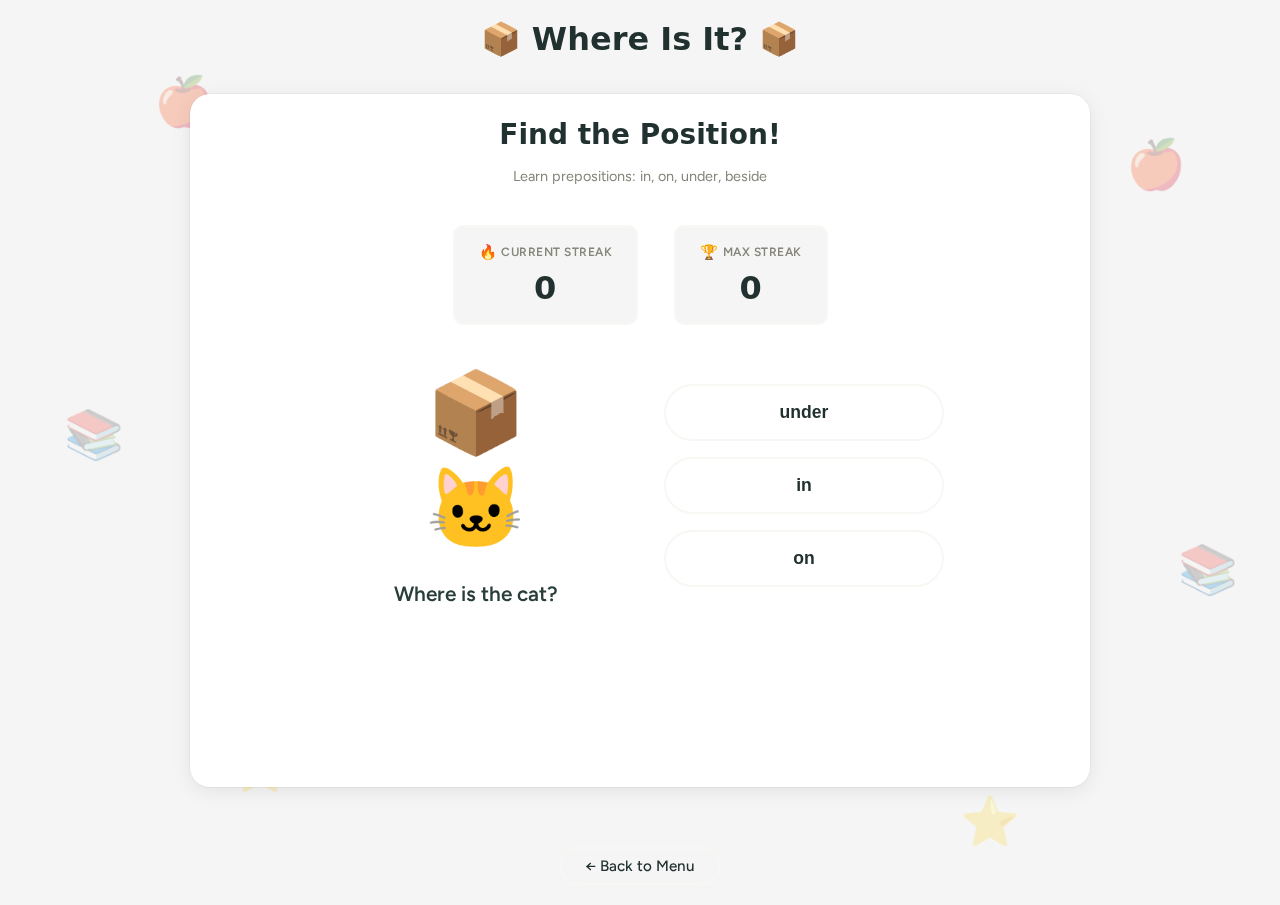
<file: prepositions/index.html>
<!DOCTYPE html>
<html lang="en">
<head>
    <meta charset="UTF-8">
    <meta name="viewport" content="width=device-width, initial-scale=1.0">
    <title>Prepositions Game</title>

    <link rel="preconnect" href="https://fonts.googleapis.com">
    <link rel="preconnect" href="https://fonts.gstatic.com" crossorigin>
    <link href="https://fonts.googleapis.com/css2?family=Figtree:wght@400;500;600&display=swap" rel="stylesheet">
    <link rel="stylesheet" href="../shared/styles.css">
    <link rel="stylesheet" href="prepositions.css">
</head>
<body>
    <!-- Background Animation -->
    <div class="background-animation" id="background-animation"></div>

    <!-- Main Container -->
    <div class="main-container">
        <!-- Logo -->
        <div class="logo-container">
            <h1 class="game-logo">📦 Where Is It? 📦</h1>
        </div>

        <!-- Game Card -->
        <div class="game-container">
            <div class="header">
                <h1>Find the Position!</h1>
                <p class="subtitle">Learn prepositions: in, on, under, beside</p>
            </div>

            <div id="score-container"></div>

            <div id="game-play">
                <div class="guess-layout">
                    <div class="single-card position-card" id="position-card">
                        <div class="position-display" id="position-display">
                            <div class="visual-display" id="visual-display"></div>
                        </div>
                        <div class="question-text" id="question-text">Where is the cat?</div>
                    </div>

                    <div class="answer-options" id="answer-options">
                        <!-- Answer pills will be dynamically inserted here -->
                    </div>
                </div>

                <div class="feedback">
                    <div class="feedback-message" id="feedback"></div>
                </div>

                <button class="next-button" id="next-button" onclick="nextRound()"><span>Next Round →</span></button>
            </div>
        </div>

        <a href="../index.html" class="back-link">← Back to Menu</a>
    </div>

    <script src="../shared/components.js"></script>
    <script>
        const scenarios = [
            {
                object: 'cat',
                emoji: '🐱',
                container: 'box',
                containerEmoji: '📦',
                preposition: 'in',
                visual: '📦🐱',
                sentence: 'The cat is IN the box'
            },
            {
                object: 'cat',
                emoji: '🐱',
                container: 'box',
                containerEmoji: '📦',
                preposition: 'on',
                visual: '🐱\n📦',
                sentence: 'The cat is ON the box'
            },
            {
                object: 'cat',
                emoji: '🐱',
                container: 'box',
                containerEmoji: '📦',
                preposition: 'under',
                visual: '📦\n🐱',
                sentence: 'The cat is UNDER the box'
            },
            {
                object: 'cat',
                emoji: '🐱',
                container: 'box',
                containerEmoji: '📦',
                preposition: 'beside',
                visual: '📦 🐱',
                sentence: 'The cat is BESIDE the box'
            },
            {
                object: 'apple',
                emoji: '🍎',
                container: 'table',
                containerEmoji: '🪑',
                preposition: 'on',
                visual: '🍎\n🪑',
                sentence: 'The apple is ON the table'
            },
            {
                object: 'apple',
                emoji: '🍎',
                container: 'table',
                containerEmoji: '🪑',
                preposition: 'under',
                visual: '🪑\n🍎',
                sentence: 'The apple is UNDER the table'
            },
            {
                object: 'ball',
                emoji: '⚽',
                container: 'chair',
                containerEmoji: '🪑',
                preposition: 'on',
                visual: '⚽\n🪑',
                sentence: 'The ball is ON the chair'
            },
            {
                object: 'ball',
                emoji: '⚽',
                container: 'chair',
                containerEmoji: '🪑',
                preposition: 'under',
                visual: '🪑\n⚽',
                sentence: 'The ball is UNDER the chair'
            },
            {
                object: 'book',
                emoji: '📚',
                container: 'desk',
                containerEmoji: '🪑',
                preposition: 'on',
                visual: '📚\n🪑',
                sentence: 'The book is ON the desk'
            },
            {
                object: 'bird',
                emoji: '🐦',
                container: 'tree',
                containerEmoji: '🌳',
                preposition: 'in',
                visual: '🌳🐦',
                sentence: 'The bird is IN the tree'
            }
        ];

        const prepositions = ['in', 'on', 'under', 'beside'];

        let currentScenario = null;
        let streak = 0;
        let maxStreak = 0;
        let usedScenarios = new Set();
        let autoAdvanceTimer = null;

        const correctMessages = [
            "⭐ Perfect! That's the right position!",
            "🎉 Excellent work!",
            "👏 Amazing! You got it!",
            "🌟 Yes! Great job!",
            "💚 Fantastic!",
            "🎊 Brilliant!",
            "✨ Correct!",
            "🏆 Outstanding!",
            "💪 Well done!",
            "🎯 Spot on!"
        ];

        const incorrectMessages = [
            "💭 Not quite! It's",
            "🤔 Good try! The answer is",
            "📚 Let's learn! The correct preposition is",
            "💡 Almost! It's actually",
            "🌱 Nice effort! It's",
            "🎓 Keep learning! It's",
            "🔍 Not this time! The answer is",
            "📖 Don't worry! It's",
            "🧠 Learning time! The correct answer is",
            "💫 Good guess! It's actually"
        ];

        function getRandomMessage(messages) {
            return messages[Math.floor(Math.random() * messages.length)];
        }

        function getRandomScenario() {
            let attempts = 0;
            while (attempts < 100) {
                const randomIndex = Math.floor(Math.random() * scenarios.length);
                const scenario = scenarios[randomIndex];
                const key = `${scenario.object}-${scenario.preposition}`;
                if (!usedScenarios.has(key)) {
                    usedScenarios.add(key);
                    return scenario;
                }
                attempts++;
            }
            usedScenarios.clear();
            return scenarios[Math.floor(Math.random() * scenarios.length)];
        }

        function getWrongPrepositions(correct) {
            return prepositions.filter(p => p !== correct);
        }

        function displayRound() {
            if (autoAdvanceTimer) {
                clearTimeout(autoAdvanceTimer);
                autoAdvanceTimer = null;
            }

            currentScenario = getRandomScenario();

            // Display visual
            const visualDisplay = document.getElementById('visual-display');
            visualDisplay.textContent = currentScenario.visual;

            // Display question
            document.getElementById('question-text').textContent =
                `Where is the ${currentScenario.object}?`;

            // Create answer options
            const optionsContainer = document.getElementById('answer-options');
            optionsContainer.innerHTML = '';

            const wrongPreps = getWrongPrepositions(currentScenario.preposition);
            const options = [currentScenario.preposition, wrongPreps[0], wrongPreps[1]];
            options.sort(() => Math.random() - 0.5);

            options.forEach(option => {
                const pill = document.createElement('button');
                pill.className = 'answer-pill';
                pill.textContent = option;
                pill.onclick = () => makeGuess(option);
                optionsContainer.appendChild(pill);
            });

            document.getElementById('position-card').classList.remove('correct', 'incorrect', 'disabled', 'fade-out', 'fade-in');
            const feedback = document.getElementById('feedback');
            feedback.classList.remove('show', 'correct', 'incorrect');
            const nextButton = document.getElementById('next-button');
            nextButton.classList.remove('show', 'auto-advance');
        }

        function makeGuess(selectedPrep) {
            const pills = document.querySelectorAll('.answer-pill');
            const feedback = document.getElementById('feedback');
            const nextButton = document.getElementById('next-button');
            const positionCard = document.getElementById('position-card');

            pills.forEach(pill => pill.classList.add('disabled'));

            const isCorrect = selectedPrep === currentScenario.preposition;

            if (isCorrect) {
                streak++;
                if (streak > maxStreak) maxStreak = streak;

                feedback.innerHTML = `
                    <div>${getRandomMessage(correctMessages)}</div>
                    <div style="margin-top: 0.5rem;">${currentScenario.sentence}</div>
                `;
                feedback.classList.add('show', 'correct');
                positionCard.classList.add('correct');

                pills.forEach(pill => {
                    if (pill.textContent === selectedPrep) {
                        pill.classList.add('correct');
                    }
                });
            } else {
                streak = 0;

                feedback.innerHTML = `
                    <div>${getRandomMessage(incorrectMessages)} "${currentScenario.preposition}"</div>
                    <div style="margin-top: 0.5rem;">${currentScenario.sentence}</div>
                `;
                feedback.classList.add('show', 'incorrect');
                positionCard.classList.add('incorrect');

                pills.forEach(pill => {
                    if (pill.textContent === selectedPrep) {
                        pill.classList.add('incorrect');
                    } else if (pill.textContent === currentScenario.preposition) {
                        pill.classList.add('correct');
                    }
                });
            }

            document.getElementById('streak').textContent = streak;
            document.getElementById('max-streak').textContent = maxStreak;

            nextButton.classList.add('show');
            setTimeout(() => nextButton.classList.add('auto-advance'), 10);
            autoAdvanceTimer = setTimeout(() => nextRound(), 3500);
        }

        function nextRound() {
            const guessLayout = document.querySelector('.guess-layout');
            const feedback = document.getElementById('feedback');
            const nextButton = document.getElementById('next-button');

            guessLayout.classList.add('fade-out');
            feedback.classList.add('fade-out');
            nextButton.classList.add('fade-out');

            setTimeout(() => {
                feedback.classList.remove('fade-out');
                nextButton.classList.remove('fade-out');
                displayRound();

                setTimeout(() => {
                    guessLayout.classList.remove('fade-out');
                    guessLayout.classList.add('fade-in');
                    setTimeout(() => guessLayout.classList.remove('fade-in'), 400);
                }, 50);
            }, 300);
        }

        displayRound();
    </script>
</body>
</html>
</file>
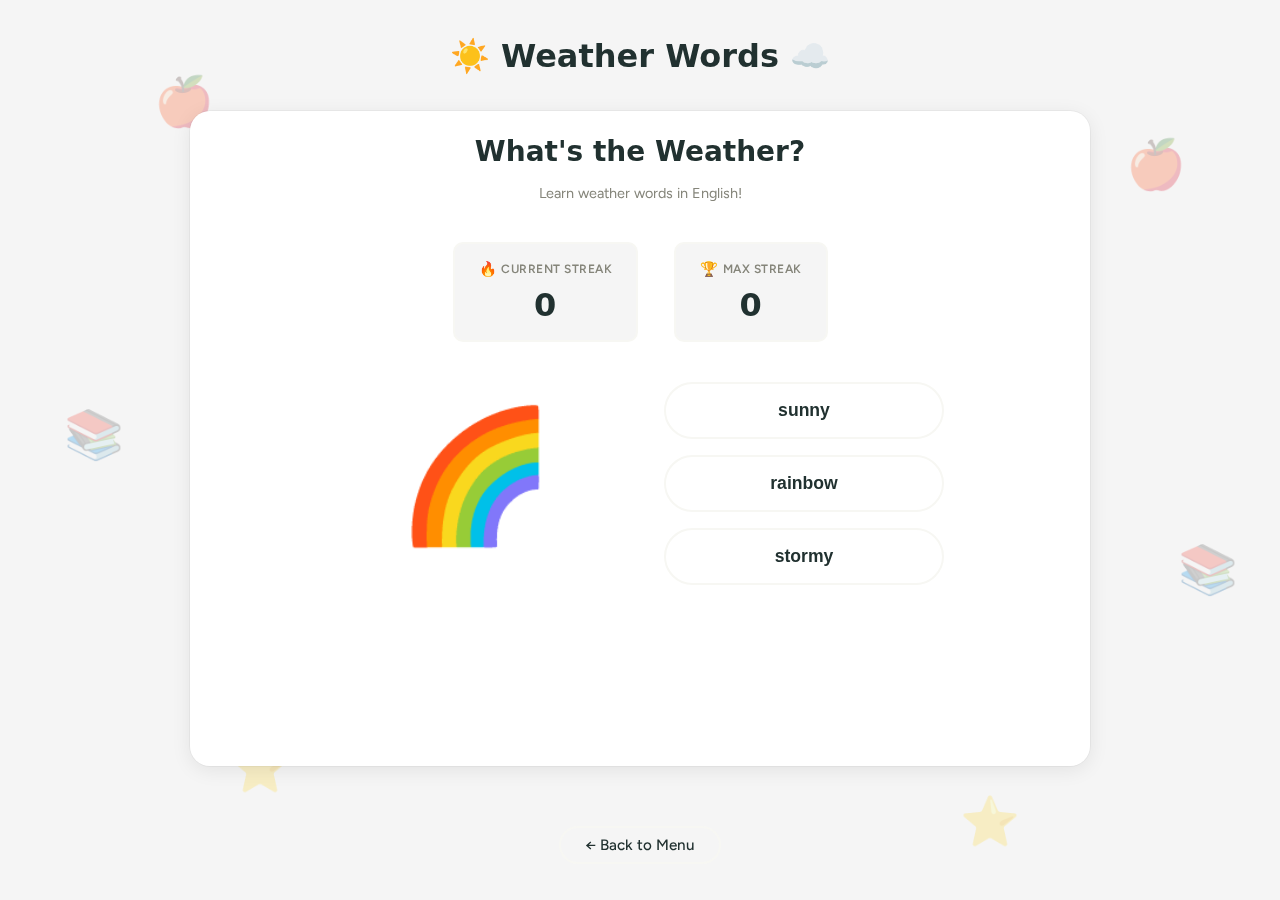
<file: weather/index.html>
<!DOCTYPE html>
<html lang="en">
<head>
    <meta charset="UTF-8">
    <meta name="viewport" content="width=device-width, initial-scale=1.0">
    <title>Weather Words</title>

    <link rel="preconnect" href="https://fonts.googleapis.com">
    <link rel="preconnect" href="https://fonts.gstatic.com" crossorigin>
    <link href="https://fonts.googleapis.com/css2?family=Figtree:wght@400;500;600&display=swap" rel="stylesheet">
    <link rel="stylesheet" href="../shared/styles.css">
    <link rel="stylesheet" href="weather.css">
</head>
<body>
    <!-- Background Animation -->
    <div class="background-animation" id="background-animation"></div>

    <!-- Main Container -->
    <div class="main-container">
        <!-- Logo -->
        <div class="logo-container">
            <h1 class="game-logo">☀️ Weather Words ☁️</h1>
        </div>

        <!-- Game Card -->
        <div class="game-container">
            <div class="header">
                <h1>What's the Weather?</h1>
                <p class="subtitle">Learn weather words in English!</p>
            </div>

            <div id="score-container"></div>

            <div id="game-play">
                <div class="guess-layout">
                    <div class="single-card weather-card" id="weather-card">
                        <div class="weather-emoji" id="weather-emoji">☀️</div>
                    </div>

                    <div class="answer-options" id="answer-options">
                        <!-- Answer pills will be dynamically inserted here -->
                    </div>
                </div>

                <div class="feedback">
                    <div class="feedback-message" id="feedback"></div>
                </div>

                <button class="next-button" id="next-button" onclick="nextRound()"><span>Next Round →</span></button>
            </div>
        </div>

        <a href="../index.html" class="back-link">← Back to Menu</a>
    </div>

    <script src="../shared/components.js"></script>
    <script>
        const weatherTypes = [
            { word: 'sunny', emoji: '☀️', description: 'The sun is shining brightly!' },
            { word: 'rainy', emoji: '🌧️', description: 'It\'s raining! Bring an umbrella!' },
            { word: 'cloudy', emoji: '☁️', description: 'The sky is full of clouds!' },
            { word: 'snowy', emoji: '❄️', description: 'It\'s snowing! Time to play!' },
            { word: 'windy', emoji: '💨', description: 'The wind is blowing strong!' },
            { word: 'stormy', emoji: '⛈️', description: 'There\'s a storm with thunder!' },
            { word: 'foggy', emoji: '🌫️', description: 'It\'s hard to see in the fog!' },
            { word: 'hot', emoji: '🔥', description: 'The weather is very hot!' },
            { word: 'cold', emoji: '🥶', description: 'Brrr! It\'s very cold!' },
            { word: 'rainbow', emoji: '🌈', description: 'A beautiful rainbow appears!' }
        ];

        let currentWeather = null;
        let streak = 0;
        let maxStreak = 0;
        let usedWeather = new Set();
        let autoAdvanceTimer = null;

        const correctMessages = [
            "⭐ Perfect! That's the right weather!",
            "🎉 Excellent work!",
            "👏 Amazing! You got it!",
            "🌟 Yes! Great job!",
            "💚 Fantastic!",
            "🎊 Brilliant!",
            "✨ Correct!",
            "🏆 Outstanding!",
            "💪 Well done!",
            "🎯 Spot on!"
        ];

        const incorrectMessages = [
            "💭 Not quite! It's",
            "🤔 Good try! The answer is",
            "📚 Let's learn! The correct word is",
            "💡 Almost! It's actually",
            "🌱 Nice effort! It's",
            "🎓 Keep learning! It's",
            "🔍 Not this time! The answer is",
            "📖 Don't worry! It's",
            "🧠 Learning time! The answer is",
            "💫 Good guess! It's actually"
        ];

        function getRandomMessage(messages) {
            return messages[Math.floor(Math.random() * messages.length)];
        }

        function getRandomWeather() {
            let attempts = 0;
            while (attempts < 100) {
                const randomIndex = Math.floor(Math.random() * weatherTypes.length);
                const weather = weatherTypes[randomIndex];
                if (!usedWeather.has(weather.word)) {
                    usedWeather.add(weather.word);
                    return weather;
                }
                attempts++;
            }
            usedWeather.clear();
            return weatherTypes[Math.floor(Math.random() * weatherTypes.length)];
        }

        function getWrongWeather(correct) {
            const wrong = [];
            while (wrong.length < 2) {
                const randomWeather = weatherTypes[Math.floor(Math.random() * weatherTypes.length)];
                if (randomWeather.word !== correct && !wrong.includes(randomWeather.word)) {
                    wrong.push(randomWeather.word);
                }
            }
            return wrong;
        }

        function displayRound() {
            if (autoAdvanceTimer) {
                clearTimeout(autoAdvanceTimer);
                autoAdvanceTimer = null;
            }

            currentWeather = getRandomWeather();

            document.getElementById('weather-emoji').textContent = currentWeather.emoji;

            // Create answer options
            const optionsContainer = document.getElementById('answer-options');
            optionsContainer.innerHTML = '';

            const wrongWords = getWrongWeather(currentWeather.word);
            const options = [currentWeather.word, ...wrongWords];
            options.sort(() => Math.random() - 0.5);

            options.forEach(option => {
                const pill = document.createElement('button');
                pill.className = 'answer-pill';
                pill.textContent = option;
                pill.onclick = () => makeGuess(option);
                optionsContainer.appendChild(pill);
            });

            document.getElementById('weather-card').classList.remove('correct', 'incorrect', 'disabled', 'fade-out', 'fade-in');
            const feedback = document.getElementById('feedback');
            feedback.classList.remove('show', 'correct', 'incorrect');
            const nextButton = document.getElementById('next-button');
            nextButton.classList.remove('show', 'auto-advance');
        }

        function makeGuess(selectedWord) {
            const pills = document.querySelectorAll('.answer-pill');
            const feedback = document.getElementById('feedback');
            const nextButton = document.getElementById('next-button');
            const weatherCard = document.getElementById('weather-card');

            pills.forEach(pill => pill.classList.add('disabled'));

            const isCorrect = selectedWord === currentWeather.word;

            if (isCorrect) {
                streak++;
                if (streak > maxStreak) maxStreak = streak;

                feedback.innerHTML = `
                    <div>${getRandomMessage(correctMessages)}</div>
                    <div style="margin-top: 0.5rem;">${currentWeather.emoji} = ${currentWeather.word}</div>
                    <div style="margin-top: 0.25rem; font-size: 0.9em;">${currentWeather.description}</div>
                `;
                feedback.classList.add('show', 'correct');
                weatherCard.classList.add('correct');

                pills.forEach(pill => {
                    if (pill.textContent === selectedWord) {
                        pill.classList.add('correct');
                    }
                });
            } else {
                streak = 0;

                feedback.innerHTML = `
                    <div>${getRandomMessage(incorrectMessages)} "${currentWeather.word}"</div>
                    <div style="margin-top: 0.5rem;">${currentWeather.emoji} = ${currentWeather.word}</div>
                    <div style="margin-top: 0.25rem; font-size: 0.9em;">${currentWeather.description}</div>
                `;
                feedback.classList.add('show', 'incorrect');
                weatherCard.classList.add('incorrect');

                pills.forEach(pill => {
                    if (pill.textContent === selectedWord) {
                        pill.classList.add('incorrect');
                    } else if (pill.textContent === currentWeather.word) {
                        pill.classList.add('correct');
                    }
                });
            }

            document.getElementById('streak').textContent = streak;
            document.getElementById('max-streak').textContent = maxStreak;

            nextButton.classList.add('show');
            setTimeout(() => nextButton.classList.add('auto-advance'), 10);
            autoAdvanceTimer = setTimeout(() => nextRound(), 3500);
        }

        function nextRound() {
            const guessLayout = document.querySelector('.guess-layout');
            const feedback = document.getElementById('feedback');
            const nextButton = document.getElementById('next-button');

            guessLayout.classList.add('fade-out');
            feedback.classList.add('fade-out');
            nextButton.classList.add('fade-out');

            setTimeout(() => {
                feedback.classList.remove('fade-out');
                nextButton.classList.remove('fade-out');
                displayRound();

                setTimeout(() => {
                    guessLayout.classList.remove('fade-out');
                    guessLayout.classList.add('fade-in');
                    setTimeout(() => guessLayout.classList.remove('fade-in'), 400);
                }, 50);
            }, 300);
        }

        displayRound();
    </script>
</body>
</html>
</file>
<file: shared/styles.css>
@font-face {
    font-display: fallback;
    font-family: 'Stolzl';
    font-style: normal;
    font-weight: 400;
    src: url('https://buffer.com/static/fonts/stolzl/stolzl-regular.woff2') format('woff2');
}

:root {
    /* Buffer Brand Colors */
    --color-brand-primary: hsl(105, 68%, 77%);
    --color-brand-dark: hsl(176, 20%, 16%);
    --color-brand-mid: hsl(172, 22%, 20%);
    --color-neutral-050: hsl(0, 0%, 96%);
    --color-neutral-100: hsl(60, 20%, 96%);
    --color-neutral-700: hsl(60, 4%, 50%);
    --color-success: hsl(142, 71%, 45%);
    --color-error: hsl(7, 92%, 65%);
    --color-info: hsl(207, 71%, 55%);

    /* Spacing */
    --space-xs: 0.5rem;
    --space-sm: 1rem;
    --space-md: 1.5rem;
    --space-lg: 2.25rem;
    --space-xl: 3rem;

    /* Border radius */
    --radius-sm: 0.625rem;
    --radius-md: 1.25rem;
    --radius-full: 100vmax;

    /* Transitions */
    --transition: 150ms ease-out;
}

* {
    margin: 0;
    padding: 0;
    box-sizing: border-box;
}

body {
    font-family: 'Figtree', ui-sans-serif, system-ui, sans-serif, 'Apple Color Emoji', 'Segoe UI Emoji', 'Segoe UI Symbol', 'Noto Color Emoji';
    background: var(--color-neutral-050);
    min-height: 100vh;
    display: flex;
    justify-content: center;
    align-items: center;
    padding: 20px;
    position: relative;
}

.main-container {
    display: flex;
    flex-direction: column;
    align-items: center;
    gap: var(--space-lg);
    max-width: 900px;
    width: 100%;
    position: relative;
    z-index: 1;
}

.logo-container {
    display: flex;
    justify-content: center;
}

.background-animation {
    position: fixed;
    top: 0;
    left: 0;
    width: 100%;
    height: 100%;
    pointer-events: none;
    z-index: 0;
}

.social-icon {
    position: absolute;
    font-size: 3rem;
    opacity: 0.25;
    animation: float 20s infinite ease-in-out;
}

@keyframes float {
    0%, 100% {
        transform: translate(0, 0) rotate(0deg);
    }
    33% {
        transform: translate(15px, -20px) rotate(3deg);
    }
    66% {
        transform: translate(-15px, -10px) rotate(-3deg);
    }
}


.game-container {
    background: white;
    border-radius: var(--radius-md);
    box-shadow: 0 4px 20px rgba(0, 0, 0, 0.08), 0 0 0 1px rgba(0, 0, 0, 0.04);
    width: 100%;
    padding: var(--space-md);
}

.header {
    text-align: center;
    margin-bottom: var(--space-md);
}

.header h1 {
    font-family: 'Stolzl', ui-sans-serif, system-ui, sans-serif, 'Apple Color Emoji', 'Segoe UI Emoji', 'Segoe UI Symbol', 'Noto Color Emoji';
    color: var(--color-brand-dark);
    margin-bottom: var(--space-sm);
    font-size: 1.75em;
    font-weight: 600;
}


.score {
    display: flex;
    justify-content: center;
    align-items: center;
    gap: var(--space-lg);
    margin-bottom: var(--space-md);
    padding: var(--space-sm);
}

.score-item {
    text-align: center;
    position: relative;
    padding: var(--space-sm) var(--space-md);
    background: var(--color-neutral-050);
    border-radius: var(--radius-sm);
    border: 2px solid var(--color-neutral-100);
    transition: all var(--transition);
}

.score-item:hover {
    border-color: var(--color-brand-primary);
    transform: translateY(-2px);
}

.score-label {
    font-size: 0.75em;
    color: var(--color-neutral-700);
    margin-bottom: var(--space-xs);
    font-weight: 600;
    text-transform: uppercase;
    letter-spacing: 0.5px;
    display: flex;
    align-items: center;
    justify-content: center;
    gap: 0.25rem;
}

.score-label::before {
    font-size: 1.2em;
}

.score-item:first-child .score-label::before {
    content: '🔥';
}

.score-item:last-child .score-label::before {
    content: '🏆';
}

.score-value {
    font-size: 2em;
    font-weight: 700;
    color: var(--color-brand-dark);
    font-family: 'Stolzl', ui-sans-serif, system-ui, sans-serif;
}

.streak-container {
    display: flex;
    align-items: center;
    justify-content: center;
    gap: 0.5rem;
}


.question {
    text-align: center;
    font-size: 1.3em;
    color: var(--color-brand-mid);
    margin-bottom: var(--space-md);
    font-weight: 500;
}

.players {
    display: flex;
    gap: var(--space-sm);
    justify-content: center;
    margin-bottom: var(--space-md);
}

.player-card {
    flex: 1;
    max-width: 280px;
    background: white;
    border: 2px solid var(--color-neutral-100);
    border-radius: var(--radius-md);
    padding: var(--space-sm);
    cursor: pointer;
    transition: all var(--transition);
    text-align: center;
}

.player-card:hover {
    transform: translateY(-3px);
    border-color: var(--color-brand-primary);
    box-shadow: 0 8px 24px rgba(0, 0, 0, 0.12);
}

.player-card.correct {
    border-color: var(--color-success);
    background: hsl(142, 71%, 96%);
}

.player-card.incorrect {
    border-color: var(--color-error);
    background: hsl(7, 92%, 96%);
}

.player-card.tie {
    border-color: var(--color-info);
    background: hsl(207, 71%, 96%);
}

.player-card.disabled {
    pointer-events: none;
}

.player-card.disabled:not(.correct):not(.incorrect):not(.tie) {
    opacity: 0.6;
}

.player-card.fade-out {
    animation: fadeOut 0.3s ease-out forwards;
}

.player-card.fade-in {
    animation: fadeIn 0.4s ease-out forwards;
}

@keyframes fadeOut {
    from {
        opacity: 1;
        transform: scale(1);
    }
    to {
        opacity: 0;
        transform: scale(0.95);
    }
}

@keyframes fadeIn {
    from {
        opacity: 0;
        transform: scale(0.95) translateY(10px);
    }
    to {
        opacity: 1;
        transform: scale(1) translateY(0);
    }
}

.player-image {
    width: 120px;
    height: 120px;
    border-radius: 50%;
    object-fit: cover;
    margin-bottom: var(--space-sm);
    border: 3px solid var(--color-neutral-100);
}

.player-name {
    font-size: 1.1em;
    font-weight: 600;
    color: var(--color-brand-dark);
    margin-bottom: var(--space-xs);
}

.player-country {
    font-size: 0.9em;
    color: var(--color-neutral-700);
    margin-bottom: var(--space-xs);
}

.player-role {
    font-size: 0.85em;
    color: var(--color-neutral-700);
    margin-bottom: var(--space-xs);
    font-style: italic;
    min-height: 20px;
}

.player-height {
    font-size: 1em;
    color: var(--color-brand-mid);
    font-weight: 500;
    opacity: 0;
    transition: opacity var(--transition);
}

.player-height.revealed {
    opacity: 1;
}

.feedback {
    text-align: center;
    margin: var(--space-sm) 0;
    min-height: 50px;
}

.feedback-message {
    font-size: 1.1em;
    padding: var(--space-sm) var(--space-md);
    border-radius: var(--radius-md);
    display: inline-block;
    opacity: 0;
    transition: opacity var(--transition);
    font-weight: 500;
}

.feedback-message.show {
    opacity: 1;
}

.feedback-message.correct {
    background: hsl(142, 71%, 96%);
    color: var(--color-success);
}

.feedback-message.incorrect {
    background: hsl(7, 92%, 96%);
    color: var(--color-error);
}

.feedback-message.tie {
    background: hsl(207, 71%, 96%);
    color: var(--color-info);
}

.feedback-message.fade-out,
.next-button.fade-out {
    animation: fadeOut 0.3s ease-out forwards;
}

.next-button {
    display: block;
    margin: var(--space-sm) auto;
    padding: var(--space-sm) var(--space-lg);
    background: var(--color-brand-dark);
    color: white;
    border: none;
    border-radius: var(--radius-full);
    font-size: 1em;
    font-weight: 600;
    cursor: pointer;
    transition: all var(--transition);
    opacity: 0;
    font-family: 'Figtree', sans-serif;
    position: relative;
    overflow: hidden;
}

.next-button.show {
    opacity: 1;
}

.next-button:hover {
    background: var(--color-brand-mid);
    transform: translateY(-2px);
    box-shadow: 0 4px 12px rgba(0, 0, 0, 0.15);
}

.next-button::before {
    content: '';
    position: absolute;
    top: 0;
    left: 0;
    height: 100%;
    width: 0;
    background: var(--color-brand-primary);
    z-index: 0;
}

.next-button.auto-advance::before {
    width: 100%;
    transition: width 3.5s linear;
}

.next-button span {
    position: relative;
    z-index: 1;
}


.guess-layout {
    display: flex;
    flex-direction: row;
    justify-content: center;
    align-items: center;
    gap: var(--space-xl);
    margin-bottom: var(--space-md);
}

.single-card {
    flex-shrink: 0;
    max-width: 280px;
    width: 280px;
    margin: 0;
}

.name-options,
.country-options {
    flex-shrink: 0;
    margin: 0;
}

.back-link {
    display: inline-block;
    margin-top: var(--space-md);
    padding: var(--space-xs) var(--space-md);
    text-decoration: none;
    color: var(--color-brand-dark);
    border: 2px solid var(--color-neutral-100);
    border-radius: var(--radius-full);
    font-size: 0.95em;
    font-weight: 500;
    transition: all var(--transition);
}

.back-link:hover {
    border-color: var(--color-brand-primary);
    background: var(--color-neutral-050);
    transform: translateY(-2px);
}

@media (max-width: 768px) {
    body {
        align-items: flex-start;
        padding-top: var(--space-md);
        padding-bottom: var(--space-md);
    }

    .main-container {
        gap: var(--space-md);
        padding: var(--space-sm);
    }

    .logo-container svg {
        width: 100px;
        height: auto;
    }

    .game-container {
        padding: var(--space-sm);
    }

    .header h1 {
        font-size: 1.35em;
    }

    .score {
        flex-direction: column;
        gap: var(--space-sm);
        padding: var(--space-xs);
    }

    .score-item {
        width: 100%;
        padding: var(--space-xs) var(--space-sm);
    }

    .score-label {
        font-size: 0.7em;
    }

    .score-value {
        font-size: 1.6em;
    }

    .players {
        flex-direction: column;
        gap: var(--space-sm);
    }

    .player-card {
        max-width: 100%;
        padding: var(--space-sm);
    }

    .player-image {
        width: 100px;
        height: 100px;
    }

    .player-name {
        font-size: 1em;
    }

    .player-country {
        font-size: 0.85em;
    }

    .player-role {
        font-size: 0.8em;
    }

    .player-height {
        font-size: 0.95em;
    }

    .feedback-message {
        font-size: 1em;
        padding: var(--space-xs) var(--space-sm);
    }

    .next-button {
        padding: var(--space-xs) var(--space-md);
        font-size: 0.95em;
    }

    .social-icon {
        font-size: 2rem;
    }

    .guess-layout {
        flex-direction: column;
        gap: var(--space-md);
    }

    .single-card {
        max-width: 100%;
    }
}

@media (max-width: 480px) {
    body {
        padding: var(--space-sm);
    }

    .header h1 {
        font-size: 1.2em;
    }

    .score {
        gap: var(--space-xs);
    }

    .score-value {
        font-size: 1.4em;
    }

    .player-image {
        width: 80px;
        height: 80px;
    }

    .player-name {
        font-size: 0.95em;
    }

    .player-country {
        font-size: 0.8em;
    }

    .player-role {
        font-size: 0.75em;
    }

    .feedback-message {
        font-size: 0.9em;
    }
}
</file>
<file: counting/counting.css>
/* Counting Game Styles */

.game-logo {
    font-family: 'Stolzl', ui-sans-serif, system-ui, sans-serif;
    color: var(--color-brand-dark);
    font-size: 2em;
    font-weight: 600;
    text-align: center;
}

.subtitle {
    font-size: 0.9em;
    color: var(--color-neutral-700);
    font-weight: 400;
}

.count-card {
    text-align: center;
    padding: var(--space-xl);
}

.count-display {
    font-size: 4rem;
    line-height: 1.4;
    letter-spacing: 0.3rem;
    word-wrap: break-word;
    max-width: 100%;
}

.answer-options {
    display: flex;
    flex-direction: column;
    gap: var(--space-sm);
    align-items: center;
}

.answer-pill {
    padding: var(--space-sm) var(--space-lg);
    background: white;
    border: 2px solid var(--color-neutral-100);
    border-radius: var(--radius-full);
    font-size: 1.1em;
    font-weight: 600;
    color: var(--color-brand-dark);
    cursor: pointer;
    transition: all var(--transition);
    min-width: 280px;
    text-align: center;
}

.answer-pill:hover {
    transform: translateY(-2px);
    border-color: var(--color-brand-primary);
    box-shadow: 0 4px 12px rgba(0, 0, 0, 0.12);
}

.answer-pill.correct {
    border-color: var(--color-success) !important;
    background: var(--color-success) !important;
    color: white !important;
}

.answer-pill.incorrect {
    border-color: var(--color-error) !important;
    background: var(--color-error) !important;
    color: white !important;
}

.answer-pill.disabled {
    pointer-events: none;
}

.answer-pill.disabled:not(.correct):not(.incorrect) {
    opacity: 0.6;
}

@media (max-width: 768px) {
    .game-logo {
        font-size: 1.5em;
    }

    .count-display {
        font-size: 3rem;
        letter-spacing: 0.2rem;
    }

    .answer-pill {
        min-width: 100%;
        max-width: 320px;
    }
}

@media (max-width: 480px) {
    .game-logo {
        font-size: 1.3em;
    }

    .count-display {
        font-size: 2.5rem;
        letter-spacing: 0.15rem;
    }
}
</file>
<file: days/days.css>
/* Days Game Styles */

.game-logo {
    font-family: 'Stolzl', ui-sans-serif, system-ui, sans-serif;
    color: var(--color-brand-dark);
    font-size: 2em;
    font-weight: 600;
    text-align: center;
}

.subtitle {
    font-size: 0.9em;
    color: var(--color-neutral-700);
    font-weight: 400;
}

.day-card {
    text-align: center;
}

.day-emoji {
    font-size: 6rem;
    margin-bottom: var(--space-md);
}

.question-text {
    font-size: 1.4em;
    font-weight: 600;
    color: var(--color-brand-mid);
    margin-top: var(--space-sm);
}

.answer-options {
    display: flex;
    flex-direction: column;
    gap: var(--space-sm);
    align-items: center;
}

.answer-pill {
    padding: var(--space-sm) var(--space-lg);
    background: white;
    border: 2px solid var(--color-neutral-100);
    border-radius: var(--radius-full);
    font-size: 1.1em;
    font-weight: 600;
    color: var(--color-brand-dark);
    cursor: pointer;
    transition: all var(--transition);
    min-width: 280px;
    text-align: center;
}

.answer-pill:hover {
    transform: translateY(-2px);
    border-color: var(--color-brand-primary);
    box-shadow: 0 4px 12px rgba(0, 0, 0, 0.12);
}

.answer-pill.correct {
    border-color: var(--color-success) !important;
    background: var(--color-success) !important;
    color: white !important;
}

.answer-pill.incorrect {
    border-color: var(--color-error) !important;
    background: var(--color-error) !important;
    color: white !important;
}

.answer-pill.disabled {
    pointer-events: none;
}

.answer-pill.disabled:not(.correct):not(.incorrect) {
    opacity: 0.6;
}

@media (max-width: 768px) {
    .game-logo {
        font-size: 1.5em;
    }

    .day-emoji {
        font-size: 5rem;
    }

    .question-text {
        font-size: 1.2em;
    }

    .answer-pill {
        min-width: 100%;
        max-width: 320px;
    }
}

@media (max-width: 480px) {
    .game-logo {
        font-size: 1.3em;
    }

    .day-emoji {
        font-size: 4rem;
    }

    .question-text {
        font-size: 1em;
    }
}
</file>
<file: healthy/healthy.css>
/* Healthy Game Specific Styles - matching name game layout */

.game-logo {
    font-family: 'Stolzl', ui-sans-serif, system-ui, sans-serif;
    color: var(--color-brand-dark);
    font-size: 2em;
    font-weight: 600;
    text-align: center;
}

.subtitle {
    font-size: 0.9em;
    color: var(--color-neutral-700);
    font-weight: 400;
}

/* Food card - centered content */
.food-card {
    text-align: center;
}

/* Food emoji displayed in the card - large and centered */
.food-emoji {
    font-size: 6rem;
    margin-bottom: var(--space-sm);
}

.food-name {
    font-size: 1.4em;
    font-weight: 600;
    color: var(--color-brand-dark);
    font-family: 'Stolzl', ui-sans-serif, system-ui, sans-serif;
}

/* Answer options - matching name-pill styles */
.answer-options {
    display: flex;
    flex-direction: column;
    gap: var(--space-sm);
    align-items: center;
}

.answer-pill {
    padding: var(--space-sm) var(--space-lg);
    border: 2px solid;
    border-radius: var(--radius-full);
    font-size: 1.1em;
    font-weight: 600;
    cursor: pointer;
    transition: all var(--transition);
    min-width: 280px;
    text-align: center;
}

/* First pill (Healthy) - success/green styling */
.answer-pill:first-child {
    background: hsl(142, 71%, 96%);
    border-color: var(--color-success);
    color: var(--color-success);
}

.answer-pill:first-child:hover {
    background: var(--color-success);
    color: white;
    transform: translateY(-2px);
    box-shadow: 0 4px 12px rgba(34, 197, 94, 0.3);
}

/* Second pill (Unhealthy) - error/red styling */
.answer-pill:last-child {
    background: hsl(7, 92%, 96%);
    border-color: var(--color-error);
    color: var(--color-error);
}

.answer-pill:last-child:hover {
    background: var(--color-error);
    color: white;
    transform: translateY(-2px);
    box-shadow: 0 4px 12px rgba(239, 68, 68, 0.3);
}

.answer-pill.correct {
    border-color: var(--color-success) !important;
    background: var(--color-success) !important;
    color: white !important;
}

.answer-pill.incorrect {
    border-color: var(--color-error) !important;
    background: var(--color-error) !important;
    color: white !important;
}

.answer-pill.disabled {
    pointer-events: none;
}

.answer-pill.disabled:not(.correct):not(.incorrect) {
    opacity: 0.6;
}

/* Learning message */
.learning-message {
    font-size: 1em;
    padding: var(--space-sm) var(--space-md);
    border-radius: var(--radius-md);
    margin-top: var(--space-sm);
    display: inline-block;
    opacity: 0;
    transition: opacity var(--transition);
    background: hsl(207, 71%, 96%);
    color: var(--color-info);
    font-weight: 500;
}

.learning-message.show {
    opacity: 1;
}

.learning-message.fade-out {
    animation: fadeOut 0.3s ease-out forwards;
}

@keyframes fadeOut {
    from {
        opacity: 1;
        transform: scale(1);
    }
    to {
        opacity: 0;
        transform: scale(0.95);
    }
}

/* Responsive adjustments */
@media (max-width: 768px) {
    .game-logo {
        font-size: 1.5em;
    }

    .food-emoji {
        font-size: 5rem;
    }

    .food-name {
        font-size: 1.2em;
    }

    .answer-pill {
        min-width: 100%;
        max-width: 320px;
    }
}

@media (max-width: 480px) {
    .game-logo {
        font-size: 1.3em;
    }

    .food-emoji {
        font-size: 4rem;
    }

    .food-name {
        font-size: 1em;
    }

    .learning-message {
        font-size: 0.9em;
    }
}
</file>
<file: opposites/opposites.css>
/* Opposites Game Styles */

.game-logo {
    font-family: 'Stolzl', ui-sans-serif, system-ui, sans-serif;
    color: var(--color-brand-dark);
    font-size: 2em;
    font-weight: 600;
    text-align: center;
}

.subtitle {
    font-size: 0.9em;
    color: var(--color-neutral-700);
    font-weight: 400;
}

.word-card {
    text-align: center;
}

.word-emoji {
    font-size: 6rem;
    margin-bottom: var(--space-sm);
}

.word-text {
    font-size: 2em;
    font-weight: 600;
    color: var(--color-brand-dark);
    font-family: 'Stolzl', ui-sans-serif, system-ui, sans-serif;
}

.answer-options {
    display: flex;
    flex-direction: column;
    gap: var(--space-sm);
    align-items: center;
}

.answer-pill {
    padding: var(--space-sm) var(--space-lg);
    background: white;
    border: 2px solid var(--color-neutral-100);
    border-radius: var(--radius-full);
    font-size: 1.1em;
    font-weight: 600;
    color: var(--color-brand-dark);
    cursor: pointer;
    transition: all var(--transition);
    min-width: 280px;
    text-align: center;
}

.answer-pill:hover {
    transform: translateY(-2px);
    border-color: var(--color-brand-primary);
    box-shadow: 0 4px 12px rgba(0, 0, 0, 0.12);
}

.answer-pill.correct {
    border-color: var(--color-success) !important;
    background: var(--color-success) !important;
    color: white !important;
}

.answer-pill.incorrect {
    border-color: var(--color-error) !important;
    background: var(--color-error) !important;
    color: white !important;
}

.answer-pill.disabled {
    pointer-events: none;
}

.answer-pill.disabled:not(.correct):not(.incorrect) {
    opacity: 0.6;
}

@media (max-width: 768px) {
    .game-logo {
        font-size: 1.5em;
    }

    .word-emoji {
        font-size: 5rem;
    }

    .word-text {
        font-size: 1.5em;
    }

    .answer-pill {
        min-width: 100%;
        max-width: 320px;
    }
}

@media (max-width: 480px) {
    .game-logo {
        font-size: 1.3em;
    }

    .word-emoji {
        font-size: 4rem;
    }

    .word-text {
        font-size: 1.2em;
    }
}
</file>
<file: plural/plural.css>
/* Plural Game Styles */

.game-logo {
    font-family: 'Stolzl', ui-sans-serif, system-ui, sans-serif;
    color: var(--color-brand-dark);
    font-size: 2em;
    font-weight: 600;
    text-align: center;
}

.subtitle {
    font-size: 0.9em;
    color: var(--color-neutral-700);
    font-weight: 400;
}

.item-card {
    text-align: center;
    padding: var(--space-xl);
}

.item-display {
    font-size: 5rem;
    line-height: 1.3;
    letter-spacing: 0.5rem;
}

.answer-options {
    display: flex;
    flex-direction: column;
    gap: var(--space-sm);
    align-items: center;
}

.answer-pill {
    padding: var(--space-sm) var(--space-lg);
    background: white;
    border: 2px solid var(--color-neutral-100);
    border-radius: var(--radius-full);
    font-size: 1.1em;
    font-weight: 600;
    color: var(--color-brand-dark);
    cursor: pointer;
    transition: all var(--transition);
    min-width: 280px;
    text-align: center;
}

.answer-pill:hover {
    transform: translateY(-2px);
    border-color: var(--color-brand-primary);
    box-shadow: 0 4px 12px rgba(0, 0, 0, 0.12);
}

.answer-pill.correct {
    border-color: var(--color-success) !important;
    background: var(--color-success) !important;
    color: white !important;
}

.answer-pill.incorrect {
    border-color: var(--color-error) !important;
    background: var(--color-error) !important;
    color: white !important;
}

.answer-pill.disabled {
    pointer-events: none;
}

.answer-pill.disabled:not(.correct):not(.incorrect) {
    opacity: 0.6;
}

@media (max-width: 768px) {
    .game-logo {
        font-size: 1.5em;
    }

    .item-display {
        font-size: 4rem;
    }

    .answer-pill {
        min-width: 100%;
        max-width: 320px;
    }
}

@media (max-width: 480px) {
    .game-logo {
        font-size: 1.3em;
    }

    .item-display {
        font-size: 3rem;
        letter-spacing: 0.3rem;
    }
}
</file>
<file: prepositions/prepositions.css>
/* Prepositions Game Styles */

.game-logo {
    font-family: 'Stolzl', ui-sans-serif, system-ui, sans-serif;
    color: var(--color-brand-dark);
    font-size: 2em;
    font-weight: 600;
    text-align: center;
}

.subtitle {
    font-size: 0.9em;
    color: var(--color-neutral-700);
    font-weight: 400;
}

.position-card {
    text-align: center;
}

.position-display {
    margin-bottom: var(--space-md);
}

.visual-display {
    font-size: 5rem;
    line-height: 1.2;
    white-space: pre-line;
    font-family: 'Apple Color Emoji', 'Segoe UI Emoji', 'Segoe UI Symbol';
}

.question-text {
    font-size: 1.3em;
    font-weight: 600;
    color: var(--color-brand-mid);
    margin-top: var(--space-sm);
}

.answer-options {
    display: flex;
    flex-direction: column;
    gap: var(--space-sm);
    align-items: center;
}

.answer-pill {
    padding: var(--space-sm) var(--space-lg);
    background: white;
    border: 2px solid var(--color-neutral-100);
    border-radius: var(--radius-full);
    font-size: 1.1em;
    font-weight: 600;
    color: var(--color-brand-dark);
    cursor: pointer;
    transition: all var(--transition);
    min-width: 280px;
    text-align: center;
}

.answer-pill:hover {
    transform: translateY(-2px);
    border-color: var(--color-brand-primary);
    box-shadow: 0 4px 12px rgba(0, 0, 0, 0.12);
}

.answer-pill.correct {
    border-color: var(--color-success) !important;
    background: var(--color-success) !important;
    color: white !important;
}

.answer-pill.incorrect {
    border-color: var(--color-error) !important;
    background: var(--color-error) !important;
    color: white !important;
}

.answer-pill.disabled {
    pointer-events: none;
}

.answer-pill.disabled:not(.correct):not(.incorrect) {
    opacity: 0.6;
}

@media (max-width: 768px) {
    .game-logo {
        font-size: 1.5em;
    }

    .visual-display {
        font-size: 4rem;
    }

    .question-text {
        font-size: 1.1em;
    }

    .answer-pill {
        min-width: 100%;
        max-width: 320px;
    }
}

@media (max-width: 480px) {
    .game-logo {
        font-size: 1.3em;
    }

    .visual-display {
        font-size: 3rem;
    }

    .question-text {
        font-size: 1em;
    }
}
</file>
<file: weather/weather.css>
/* Weather Game Styles */

.game-logo {
    font-family: 'Stolzl', ui-sans-serif, system-ui, sans-serif;
    color: var(--color-brand-dark);
    font-size: 2em;
    font-weight: 600;
    text-align: center;
}

.subtitle {
    font-size: 0.9em;
    color: var(--color-neutral-700);
    font-weight: 400;
}

.weather-card {
    text-align: center;
}

.weather-emoji {
    font-size: 8rem;
    margin-bottom: var(--space-sm);
    animation: weatherPulse 2s ease-in-out infinite;
}

@keyframes weatherPulse {
    0%, 100% {
        transform: scale(1);
    }
    50% {
        transform: scale(1.05);
    }
}

.answer-options {
    display: flex;
    flex-direction: column;
    gap: var(--space-sm);
    align-items: center;
}

.answer-pill {
    padding: var(--space-sm) var(--space-lg);
    background: white;
    border: 2px solid var(--color-neutral-100);
    border-radius: var(--radius-full);
    font-size: 1.1em;
    font-weight: 600;
    color: var(--color-brand-dark);
    cursor: pointer;
    transition: all var(--transition);
    min-width: 280px;
    text-align: center;
}

.answer-pill:hover {
    transform: translateY(-2px);
    border-color: var(--color-brand-primary);
    box-shadow: 0 4px 12px rgba(0, 0, 0, 0.12);
}

.answer-pill.correct {
    border-color: var(--color-success) !important;
    background: var(--color-success) !important;
    color: white !important;
}

.answer-pill.incorrect {
    border-color: var(--color-error) !important;
    background: var(--color-error) !important;
    color: white !important;
}

.answer-pill.disabled {
    pointer-events: none;
}

.answer-pill.disabled:not(.correct):not(.incorrect) {
    opacity: 0.6;
}

@media (max-width: 768px) {
    .game-logo {
        font-size: 1.5em;
    }

    .weather-emoji {
        font-size: 6rem;
    }

    .answer-pill {
        min-width: 100%;
        max-width: 320px;
    }
}

@media (max-width: 480px) {
    .game-logo {
        font-size: 1.3em;
    }

    .weather-emoji {
        font-size: 5rem;
    }
}
</file>
